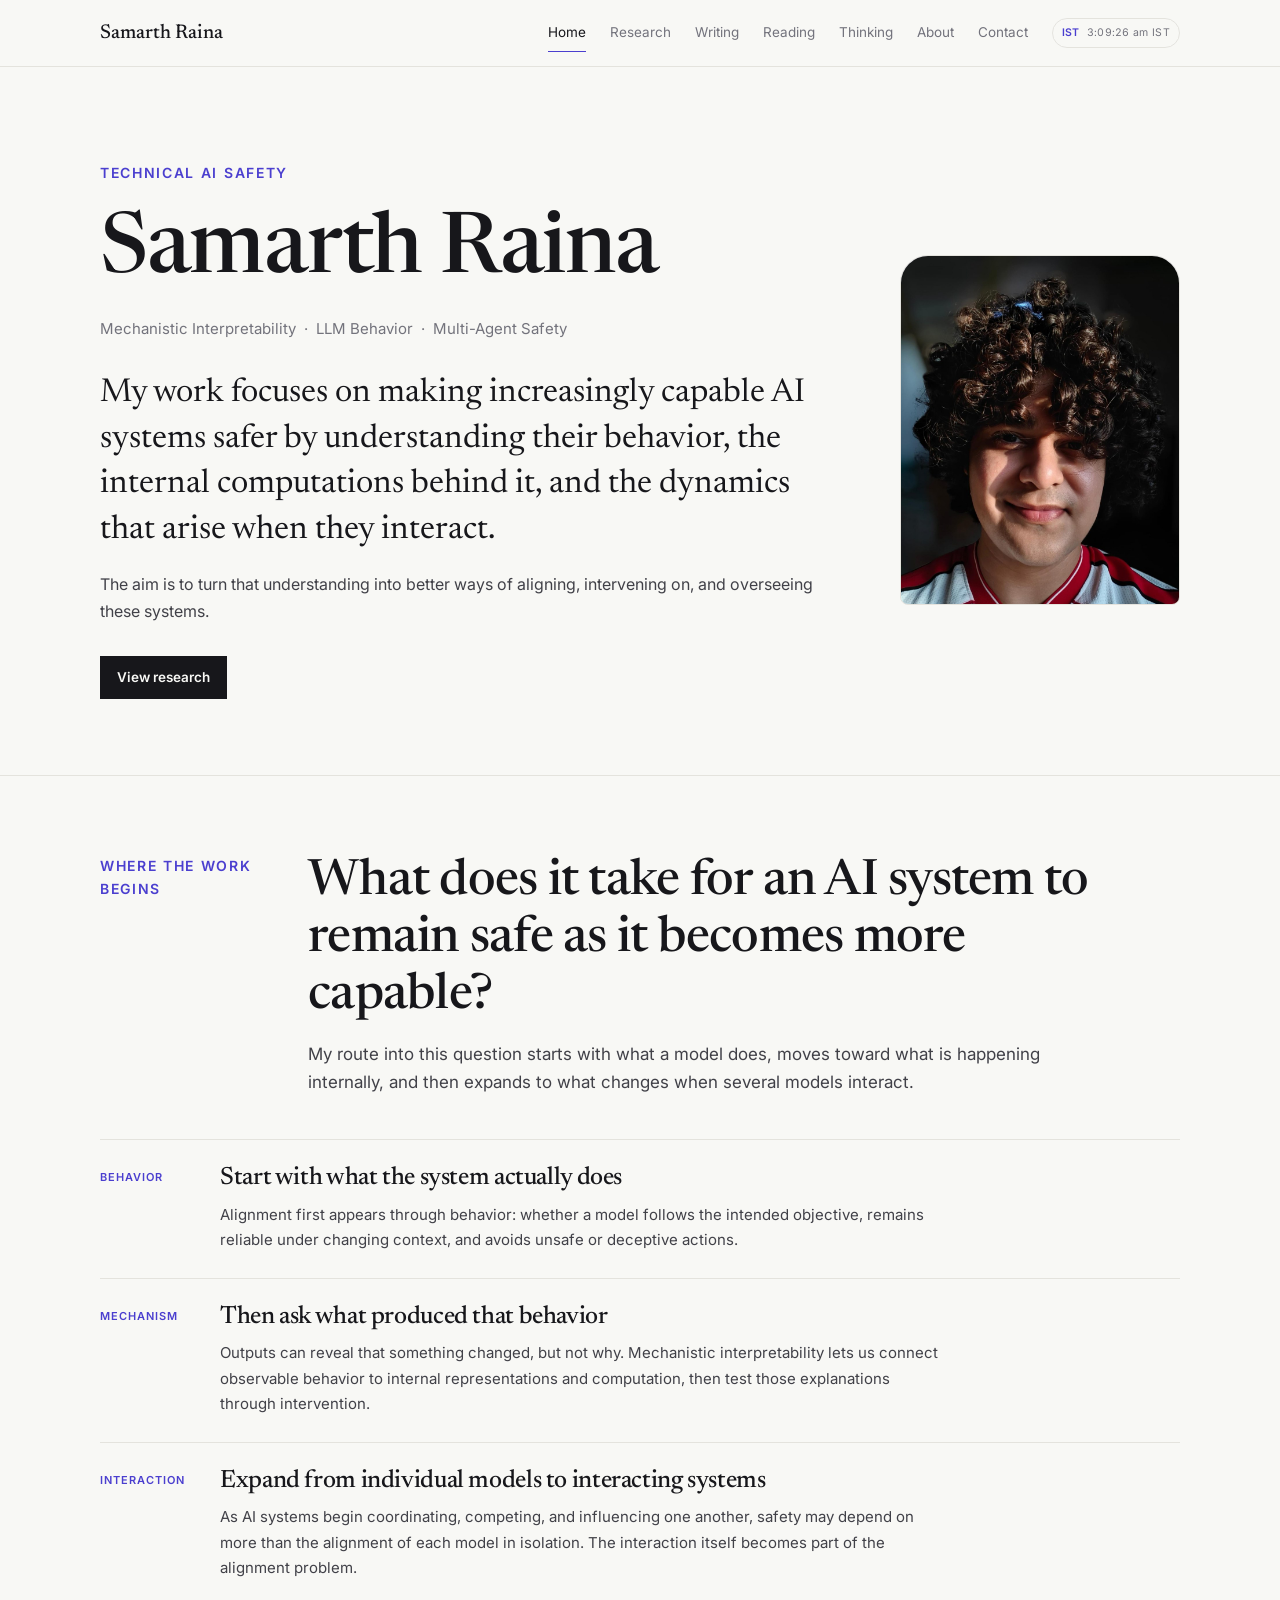
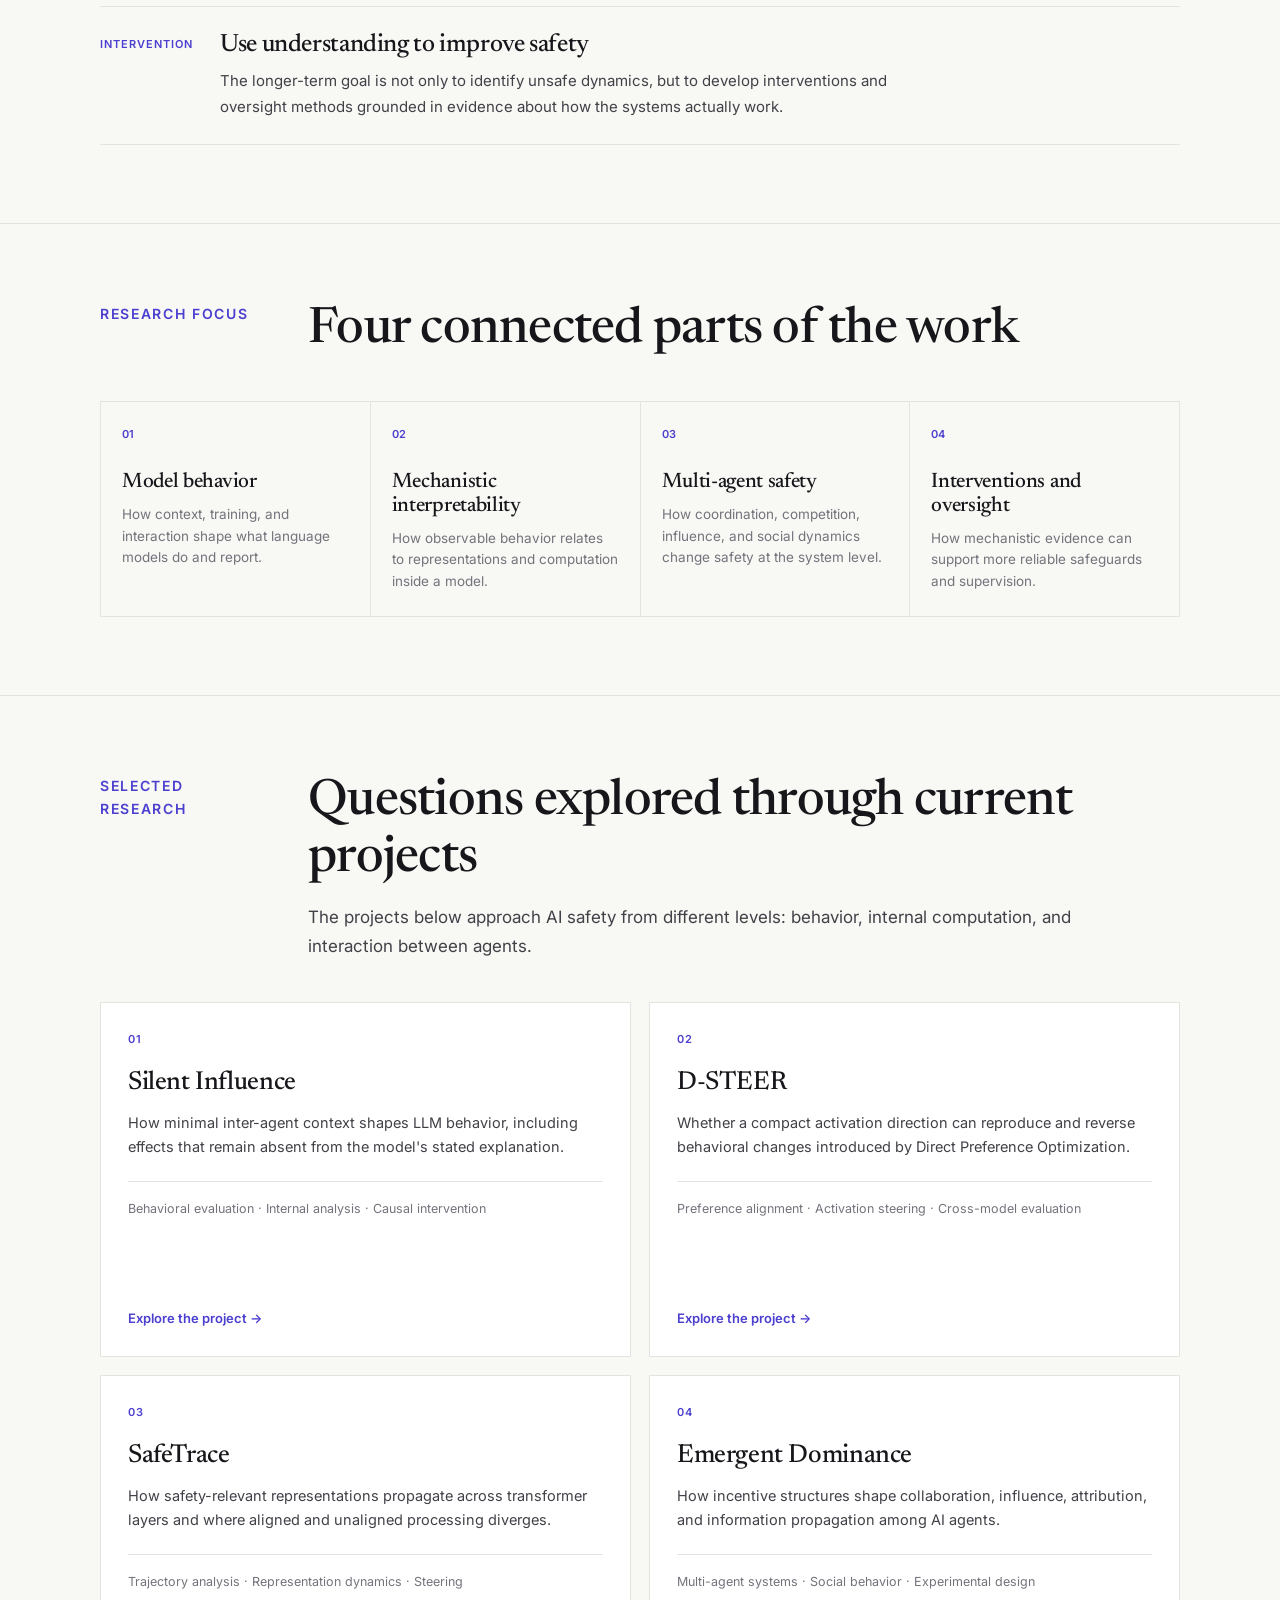
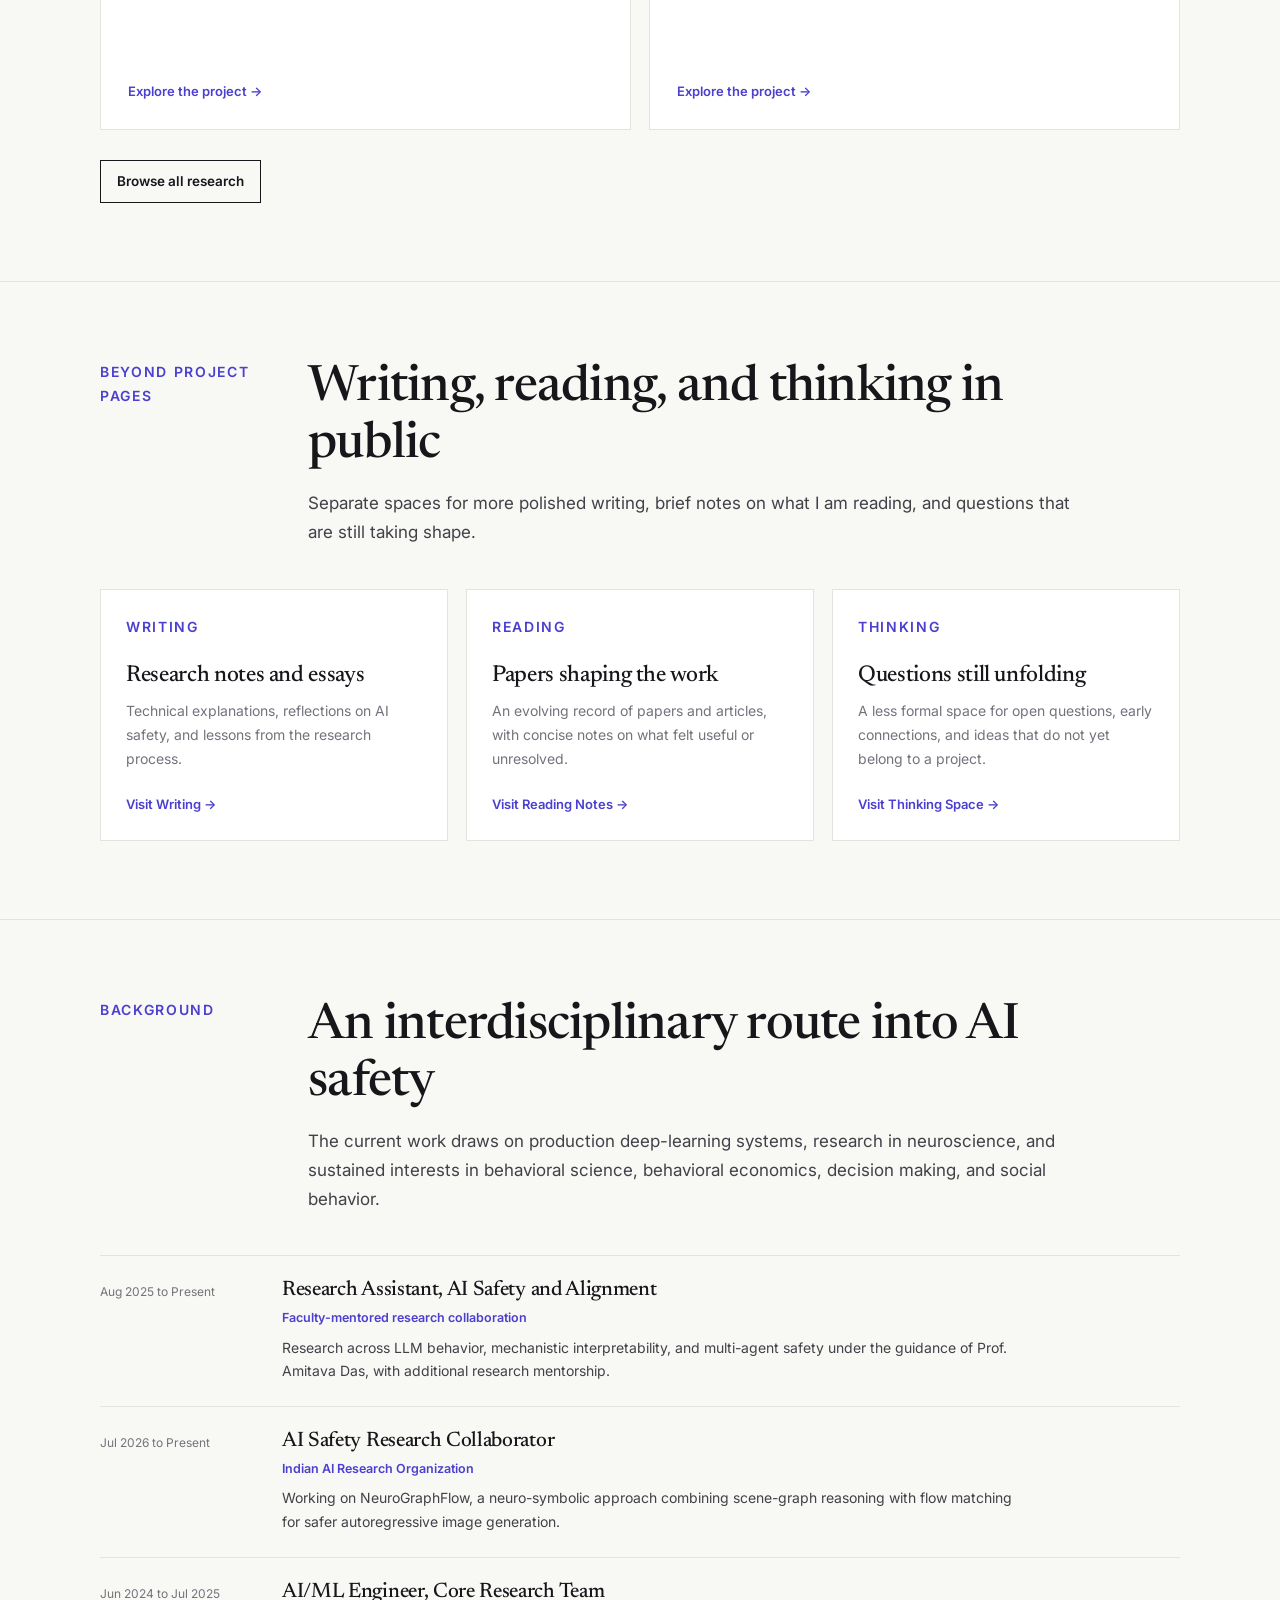
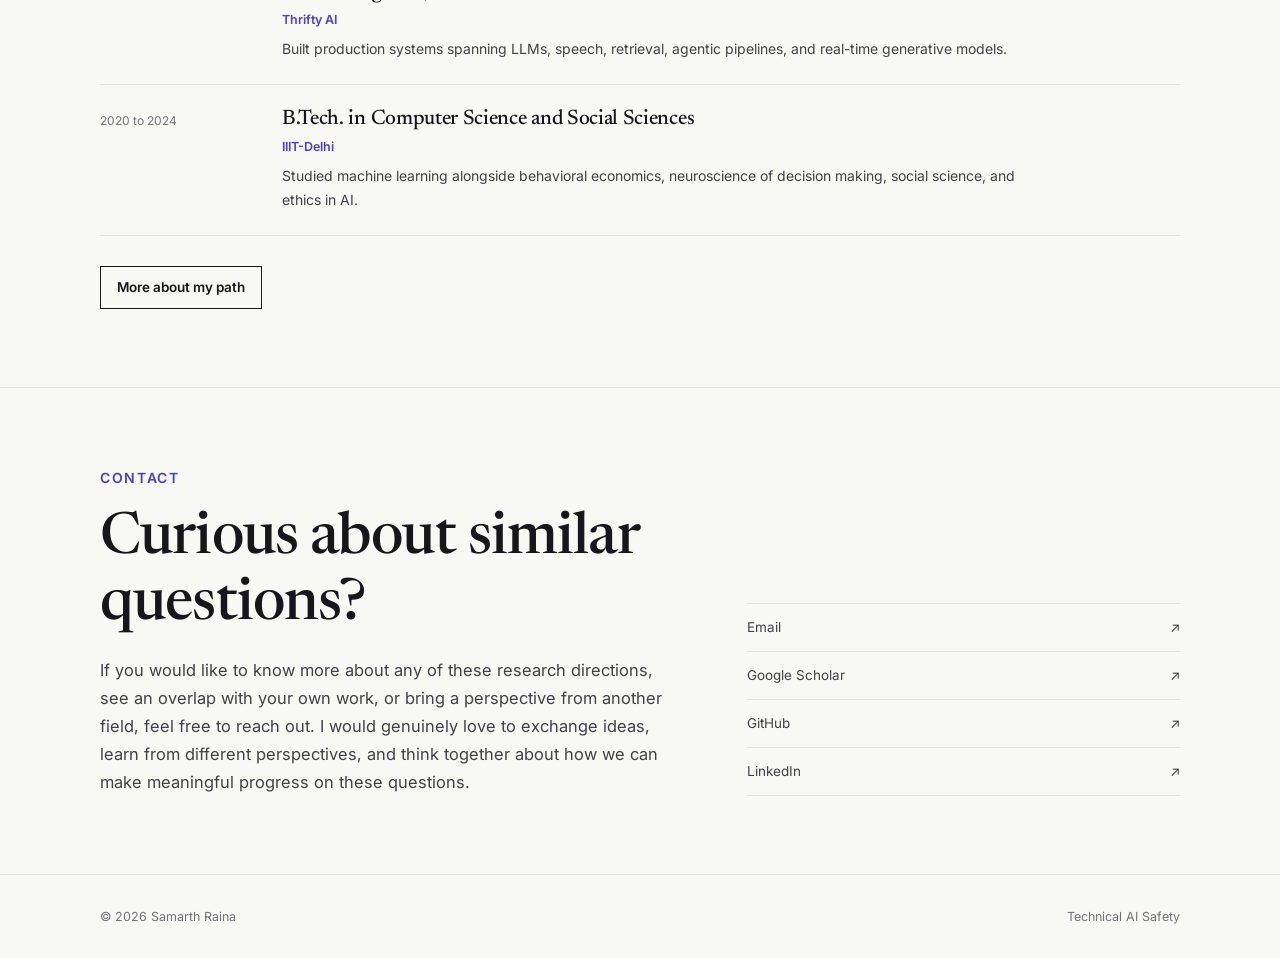
<file: index.html>
<!DOCTYPE html>
<html lang="en">
<head>
  <meta charset="UTF-8" />
  <meta name="viewport" content="width=device-width, initial-scale=1.0" />
  <meta name="theme-color" content="#f8f8f5" />
  <title>Samarth Raina | Technical AI Safety</title>
  <meta name="description" content="Samarth Raina works on technical AI safety through mechanistic interpretability, LLM behavior, and multi-agent safety." />
  <link rel="canonical" href="https://samarthraina.github.io/" />
  <meta property="og:type" content="website" />
  <meta property="og:url" content="https://samarthraina.github.io/" />
  <meta property="og:title" content="Samarth Raina | Technical AI Safety" />
  <meta property="og:description" content="Mechanistic interpretability, LLM behavior, and multi-agent safety." />
  <link rel="preconnect" href="https://fonts.googleapis.com" />
  <link rel="preconnect" href="https://fonts.gstatic.com" crossorigin />
  <link href="https://fonts.googleapis.com/css2?family=Inter:wght@400;500;600&family=Newsreader:opsz,wght@6..72,400;6..72,500;6..72,600&display=swap" rel="stylesheet" />
  <link rel="stylesheet" href="styles.css" />
</head>
<body>
  <nav class="site-nav" aria-label="Primary navigation">
    <div class="wrap">
      <a class="brand" href="./">Samarth Raina</a>
      <div class="nav-links">
        <a href="./" aria-current="page">Home</a>
        <a href="research/">Research</a>
        <a href="writing/">Writing</a>
        <a href="reading/">Reading</a>
        <a href="thinking/">Thinking</a>
        <a href="about/">About</a>
        <a href="#contact">Contact</a>
      </div>
    </div>
  </nav>

  <header class="hero" id="top">
    <div class="wrap hero-grid">
      <div>
        <div class="kicker">Technical AI Safety</div>
        <h1>Samarth Raina</h1>
        <p class="role">Mechanistic Interpretability &nbsp;·&nbsp; LLM Behavior &nbsp;·&nbsp; Multi-Agent Safety</p>
        <p class="statement">My work focuses on making increasingly capable AI systems safer by understanding their behavior, the internal computations behind it, and the dynamics that arise when they interact.</p>
        <p class="hero-context">The aim is to turn that understanding into better ways of aligning, intervening on, and overseeing these systems.</p>
        <div class="hero-actions">
          <a class="button primary" href="research/">View research</a>
        </div>
      </div>
      <div class="portrait-frame" aria-label="Reserved space for Samarth Raina's portrait">
        <img src="assets/profile.jpg" alt="Samarth Raina" onerror="this.hidden=true" />
        <div class="portrait-fallback" aria-hidden="true"><span>SR</span><small>Portrait space</small></div>
      </div>
    </div>
  </header>

  <main>
    <section id="starting-point">
      <div class="wrap reveal">
        <div class="section-head">
          <div class="eyebrow">Where the work begins</div>
          <div>
            <h2>What does it take for an AI system to remain safe as it becomes more capable?</h2>
            <p class="section-intro">My route into this question starts with what a model does, moves toward what is happening internally, and then expands to what changes when several models interact.</p>
          </div>
        </div>

        <div class="story">
          <article class="story-step"><div class="story-label">Behavior</div><div><h3>Start with what the system actually does</h3><p>Alignment first appears through behavior: whether a model follows the intended objective, remains reliable under changing context, and avoids unsafe or deceptive actions.</p></div></article>
          <article class="story-step"><div class="story-label">Mechanism</div><div><h3>Then ask what produced that behavior</h3><p>Outputs can reveal that something changed, but not why. Mechanistic interpretability lets us connect observable behavior to internal representations and computation, then test those explanations through intervention.</p></div></article>
          <article class="story-step"><div class="story-label">Interaction</div><div><h3>Expand from individual models to interacting systems</h3><p>As AI systems begin coordinating, competing, and influencing one another, safety may depend on more than the alignment of each model in isolation. The interaction itself becomes part of the alignment problem.</p></div></article>
          <article class="story-step"><div class="story-label">Intervention</div><div><h3>Use understanding to improve safety</h3><p>The longer-term goal is not only to identify unsafe dynamics, but to develop interventions and oversight methods grounded in evidence about how the systems actually work.</p></div></article>
        </div>
      </div>
    </section>

    <section id="focus">
      <div class="wrap reveal">
        <div class="section-head"><div class="eyebrow">Research focus</div><div><h2>Four connected parts of the work</h2></div></div>
        <div class="focus-grid">
          <article class="focus-item"><div class="number">01</div><h3>Model behavior</h3><p>How context, training, and interaction shape what language models do and report.</p></article>
          <article class="focus-item"><div class="number">02</div><h3>Mechanistic interpretability</h3><p>How observable behavior relates to representations and computation inside a model.</p></article>
          <article class="focus-item"><div class="number">03</div><h3>Multi-agent safety</h3><p>How coordination, competition, influence, and social dynamics change safety at the system level.</p></article>
          <article class="focus-item"><div class="number">04</div><h3>Interventions and oversight</h3><p>How mechanistic evidence can support more reliable safeguards and supervision.</p></article>
        </div>
      </div>
    </section>

    <section id="selected-research">
      <div class="wrap reveal">
        <div class="section-head">
          <div class="eyebrow">Selected research</div>
          <div><h2>Questions explored through current projects</h2><p class="section-intro">The projects below approach AI safety from different levels: behavior, internal computation, and interaction between agents.</p></div>
        </div>
        <div class="project-grid">
          <article class="project-card"><div class="project-number">01</div><h3>Silent Influence</h3><p>How minimal inter-agent context shapes LLM behavior, including effects that remain absent from the model's stated explanation.</p><div class="project-meta">Behavioral evaluation · Internal analysis · Causal intervention</div><a class="project-link" href="research/silent-influence/">Explore the project →</a></article>
          <article class="project-card"><div class="project-number">02</div><h3>D-STEER</h3><p>Whether a compact activation direction can reproduce and reverse behavioral changes introduced by Direct Preference Optimization.</p><div class="project-meta">Preference alignment · Activation steering · Cross-model evaluation</div><a class="project-link" href="research/d-steer/">Explore the project →</a></article>
          <article class="project-card"><div class="project-number">03</div><h3>SafeTrace</h3><p>How safety-relevant representations propagate across transformer layers and where aligned and unaligned processing diverges.</p><div class="project-meta">Trajectory analysis · Representation dynamics · Steering</div><a class="project-link" href="research/safetrace/">Explore the project →</a></article>
          <article class="project-card"><div class="project-number">04</div><h3>Emergent Dominance</h3><p>How incentive structures shape collaboration, influence, attribution, and information propagation among AI agents.</p><div class="project-meta">Multi-agent systems · Social behavior · Experimental design</div><a class="project-link" href="research/emergent-dominance/">Explore the project →</a></article>
        </div>
        <div class="hero-actions"><a class="button" href="research/">Browse all research</a></div>
      </div>
    </section>

    <section id="ideas">
      <div class="wrap reveal">
        <div class="section-head"><div class="eyebrow">Beyond project pages</div><div><h2>Writing, reading, and thinking in public</h2><p class="section-intro">Separate spaces for more polished writing, brief notes on what I am reading, and questions that are still taking shape.</p></div></div>
        <div class="preview-grid three">
          <article class="preview-card"><div class="eyebrow">Writing</div><h3>Research notes and essays</h3><p>Technical explanations, reflections on AI safety, and lessons from the research process.</p><a href="writing/">Visit Writing →</a></article>
          <article class="preview-card"><div class="eyebrow">Reading</div><h3>Papers shaping the work</h3><p>An evolving record of papers and articles, with concise notes on what felt useful or unresolved.</p><a href="reading/">Visit Reading Notes →</a></article>
          <article class="preview-card"><div class="eyebrow">Thinking</div><h3>Questions still unfolding</h3><p>A less formal space for open questions, early connections, and ideas that do not yet belong to a project.</p><a href="thinking/">Visit Thinking Space →</a></article>
        </div>
      </div>
    </section>

    <section id="background">
      <div class="wrap reveal">
        <div class="section-head">
          <div class="eyebrow">Background</div>
          <div><h2>An interdisciplinary route into AI safety</h2><p class="section-intro">The current work draws on production deep-learning systems, research in neuroscience, and sustained interests in behavioral science, behavioral economics, decision making, and social behavior.</p></div>
        </div>
        <div class="timeline">
          <article class="timeline-item"><div class="timeline-date">Aug 2025 to Present</div><div><h3>Research Assistant, AI Safety and Alignment</h3><div class="timeline-place">Faculty-mentored research collaboration</div><p>Research across LLM behavior, mechanistic interpretability, and multi-agent safety under the guidance of Prof. Amitava Das, with additional research mentorship.</p></div></article>
          <article class="timeline-item"><div class="timeline-date">Jul 2026 to Present</div><div><h3>AI Safety Research Collaborator</h3><div class="timeline-place">Indian AI Research Organization</div><p>Working on NeuroGraphFlow, a neuro-symbolic approach combining scene-graph reasoning with flow matching for safer autoregressive image generation.</p></div></article>
          <article class="timeline-item"><div class="timeline-date">Jun 2024 to Jul 2025</div><div><h3>AI/ML Engineer, Core Research Team</h3><div class="timeline-place">Thrifty AI</div><p>Built production systems spanning LLMs, speech, retrieval, agentic pipelines, and real-time generative models.</p></div></article>
          <article class="timeline-item"><div class="timeline-date">2020 to 2024</div><div><h3>B.Tech. in Computer Science and Social Sciences</h3><div class="timeline-place">IIIT-Delhi</div><p>Studied machine learning alongside behavioral economics, neuroscience of decision making, social science, and ethics in AI.</p></div></article>
        </div>
        <div class="hero-actions"><a class="button" href="about/">More about my path</a></div>
      </div>
    </section>

    <section id="contact">
      <div class="wrap reveal contact-grid">
        <div><div class="eyebrow">Contact</div><h2>Curious about similar questions?</h2><p>If you would like to know more about any of these research directions, see an overlap with your own work, or bring a perspective from another field, feel free to reach out. I would genuinely love to exchange ideas, learn from different perspectives, and think together about how we can make meaningful progress on these questions.</p></div>
        <div class="contact-links">
          <a href="mailto:samarthraina02@gmail.com"><span>Email</span><span>↗</span></a>
          <a href="https://scholar.google.com/citations?hl=en&amp;user=8PD7WwsAAAAJ" target="_blank" rel="noopener"><span>Google Scholar</span><span>↗</span></a>
          <a href="https://github.com/samarthraina" target="_blank" rel="noopener"><span>GitHub</span><span>↗</span></a>
          <a href="https://www.linkedin.com/in/samarth-raina/" target="_blank" rel="noopener"><span>LinkedIn</span><span>↗</span></a>
        </div>
      </div>
    </section>
  </main>

  <footer><div class="wrap"><span>© <span data-year></span> Samarth Raina</span><span>Technical AI Safety</span></div></footer>
  <script src="script.js"></script>
</body>
</html>
</file>
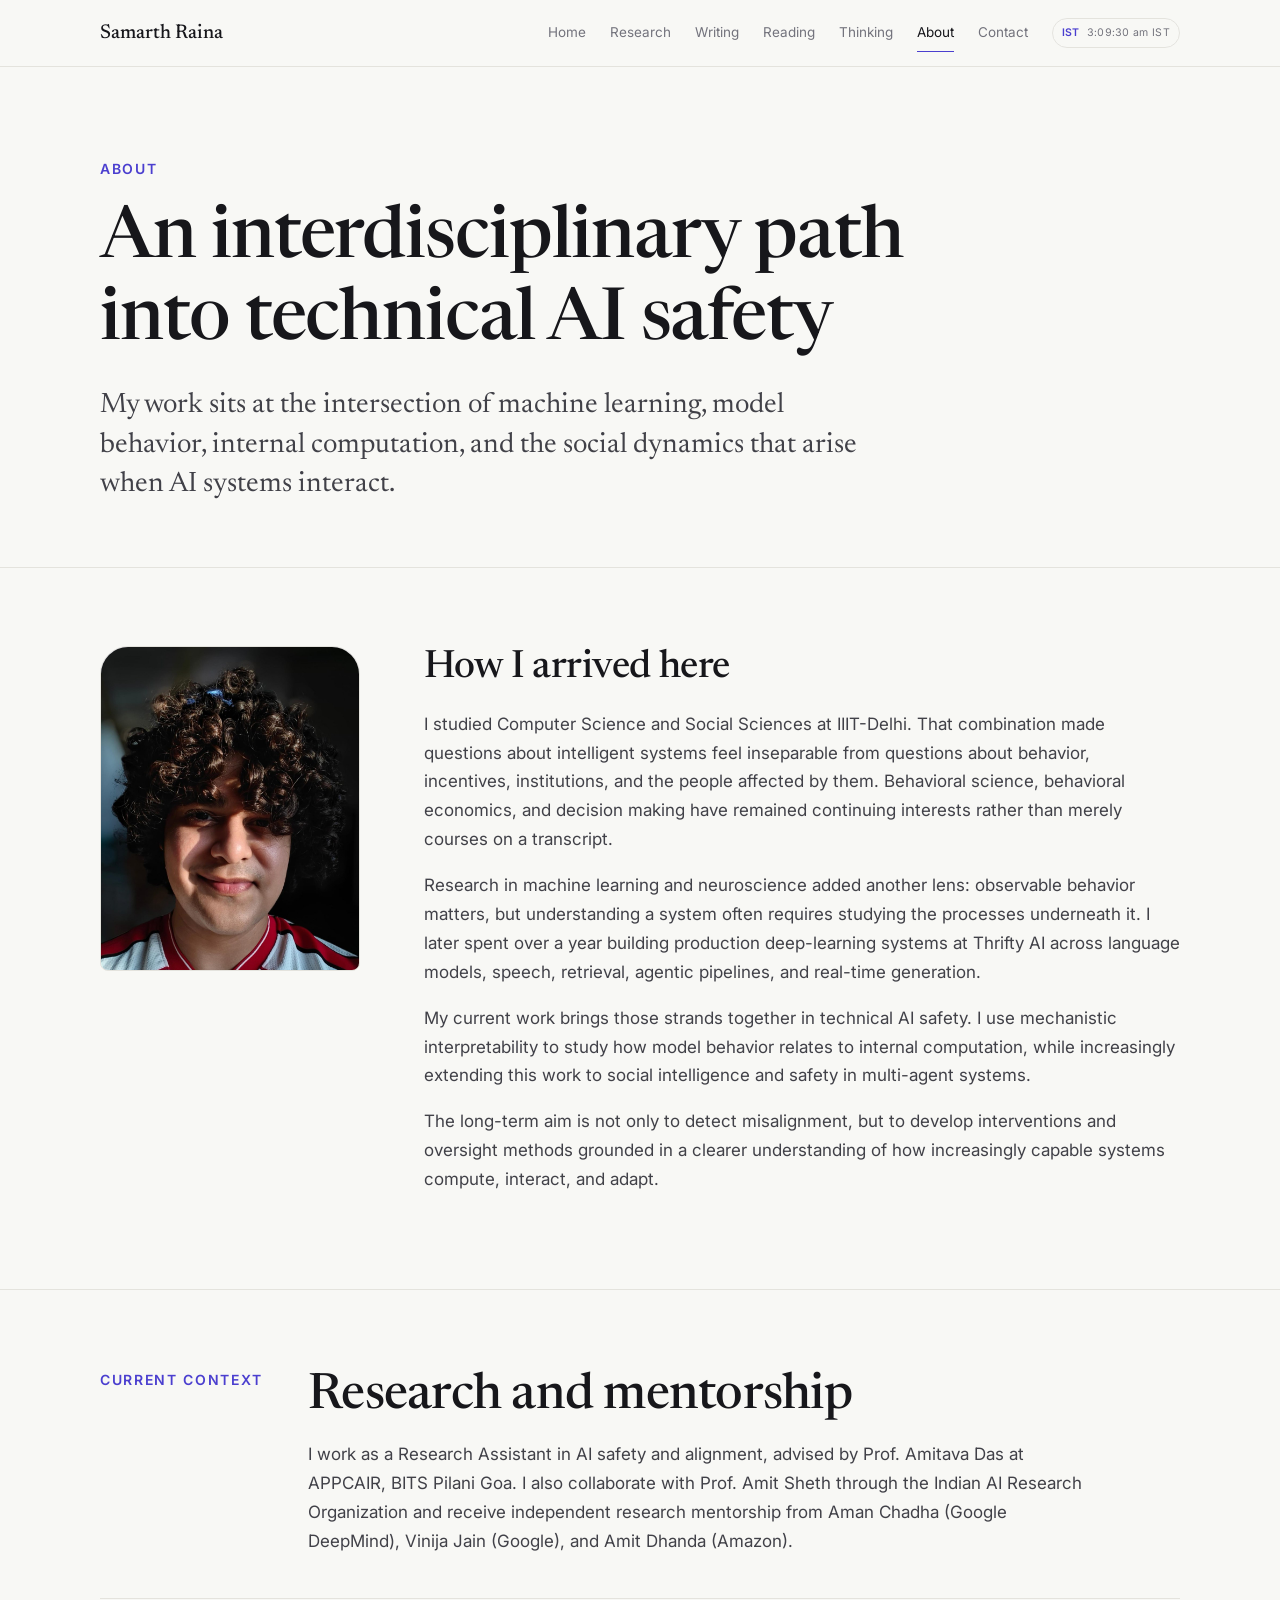
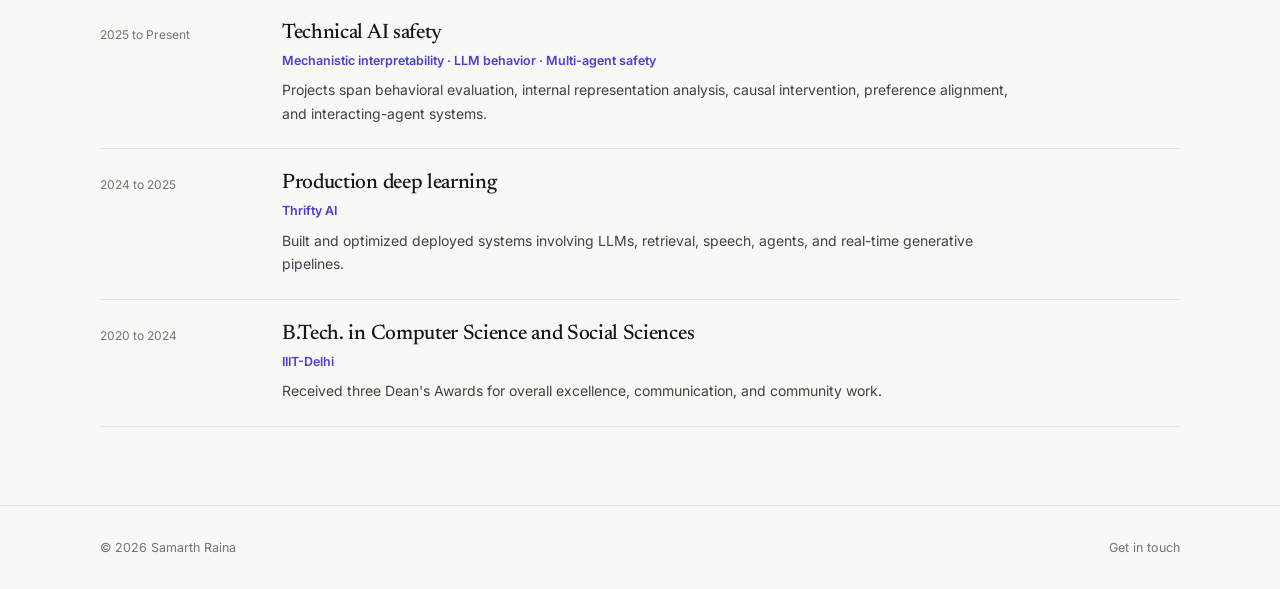
<file: about/index.html>
<!DOCTYPE html>
<html lang="en">
<head>
  <meta charset="UTF-8" /><meta name="viewport" content="width=device-width, initial-scale=1.0" /><meta name="theme-color" content="#f8f8f5" />
  <title>About | Samarth Raina</title><meta name="description" content="About Samarth Raina and his path into technical AI safety research." /><link rel="canonical" href="https://samarthraina.github.io/about/" />
  <link rel="preconnect" href="https://fonts.googleapis.com" /><link rel="preconnect" href="https://fonts.gstatic.com" crossorigin /><link href="https://fonts.googleapis.com/css2?family=Inter:wght@400;500;600&family=Newsreader:opsz,wght@6..72,400;6..72,500;6..72,600&display=swap" rel="stylesheet" /><link rel="stylesheet" href="../styles.css" />
</head>
<body>
  <nav class="site-nav" aria-label="Primary navigation"><div class="wrap"><a class="brand" href="../">Samarth Raina</a><div class="nav-links"><a href="../">Home</a><a href="../research/">Research</a><a href="../writing/">Writing</a><a href="../reading/">Reading</a><a href="../thinking/">Thinking</a><a href="./" aria-current="page">About</a><a href="../#contact">Contact</a></div></div></nav>
  <header class="page-hero"><div class="wrap"><div class="kicker">About</div><h1>An interdisciplinary path into technical AI safety</h1><p>My work sits at the intersection of machine learning, model behavior, internal computation, and the social dynamics that arise when AI systems interact.</p></div></header>
  <main>
    <section><div class="wrap about-grid reveal">
      <div class="portrait-frame" aria-label="Reserved space for Samarth Raina's portrait"><img src="../assets/profile.jpg" alt="Samarth Raina" onerror="this.hidden=true" /><div class="portrait-fallback" aria-hidden="true"><span>SR</span><small>Portrait space</small></div></div>
      <div class="about-copy">
        <h2>How I arrived here</h2>
        <p>I studied Computer Science and Social Sciences at IIIT-Delhi. That combination made questions about intelligent systems feel inseparable from questions about behavior, incentives, institutions, and the people affected by them. Behavioral science, behavioral economics, and decision making have remained continuing interests rather than merely courses on a transcript.</p>
        <p>Research in machine learning and neuroscience added another lens: observable behavior matters, but understanding a system often requires studying the processes underneath it. I later spent over a year building production deep-learning systems at Thrifty AI across language models, speech, retrieval, agentic pipelines, and real-time generation.</p>
        <p>My current work brings those strands together in technical AI safety. I use mechanistic interpretability to study how model behavior relates to internal computation, while increasingly extending this work to social intelligence and safety in multi-agent systems.</p>
        <p>The long-term aim is not only to detect misalignment, but to develop interventions and oversight methods grounded in a clearer understanding of how increasingly capable systems compute, interact, and adapt.</p>
      </div>
    </div></section>

    <section><div class="wrap reveal">
      <div class="section-head"><div class="eyebrow">Current context</div><div><h2>Research and mentorship</h2><p class="section-intro">I work as a Research Assistant in AI safety and alignment, advised by Prof. Amitava Das at APPCAIR, BITS Pilani Goa. I also collaborate with Prof. Amit Sheth through the Indian AI Research Organization and receive independent research mentorship from Aman Chadha (Google DeepMind), Vinija Jain (Google), and Amit Dhanda (Amazon).</p></div></div>
      <div class="timeline">
        <article class="timeline-item"><div class="timeline-date">2025 to Present</div><div><h3>Technical AI safety</h3><div class="timeline-place">Mechanistic interpretability · LLM behavior · Multi-agent safety</div><p>Projects span behavioral evaluation, internal representation analysis, causal intervention, preference alignment, and interacting-agent systems.</p></div></article>
        <article class="timeline-item"><div class="timeline-date">2024 to 2025</div><div><h3>Production deep learning</h3><div class="timeline-place">Thrifty AI</div><p>Built and optimized deployed systems involving LLMs, retrieval, speech, agents, and real-time generative pipelines.</p></div></article>
        <article class="timeline-item"><div class="timeline-date">2020 to 2024</div><div><h3>B.Tech. in Computer Science and Social Sciences</h3><div class="timeline-place">IIIT-Delhi</div><p>Received three Dean's Awards for overall excellence, communication, and community work.</p></div></article>
      </div>
    </div></section>
  </main>
  <footer><div class="wrap"><span>© <span data-year></span> Samarth Raina</span><a href="../#contact">Get in touch</a></div></footer><script src="../script.js"></script>
</body></html>
</file>
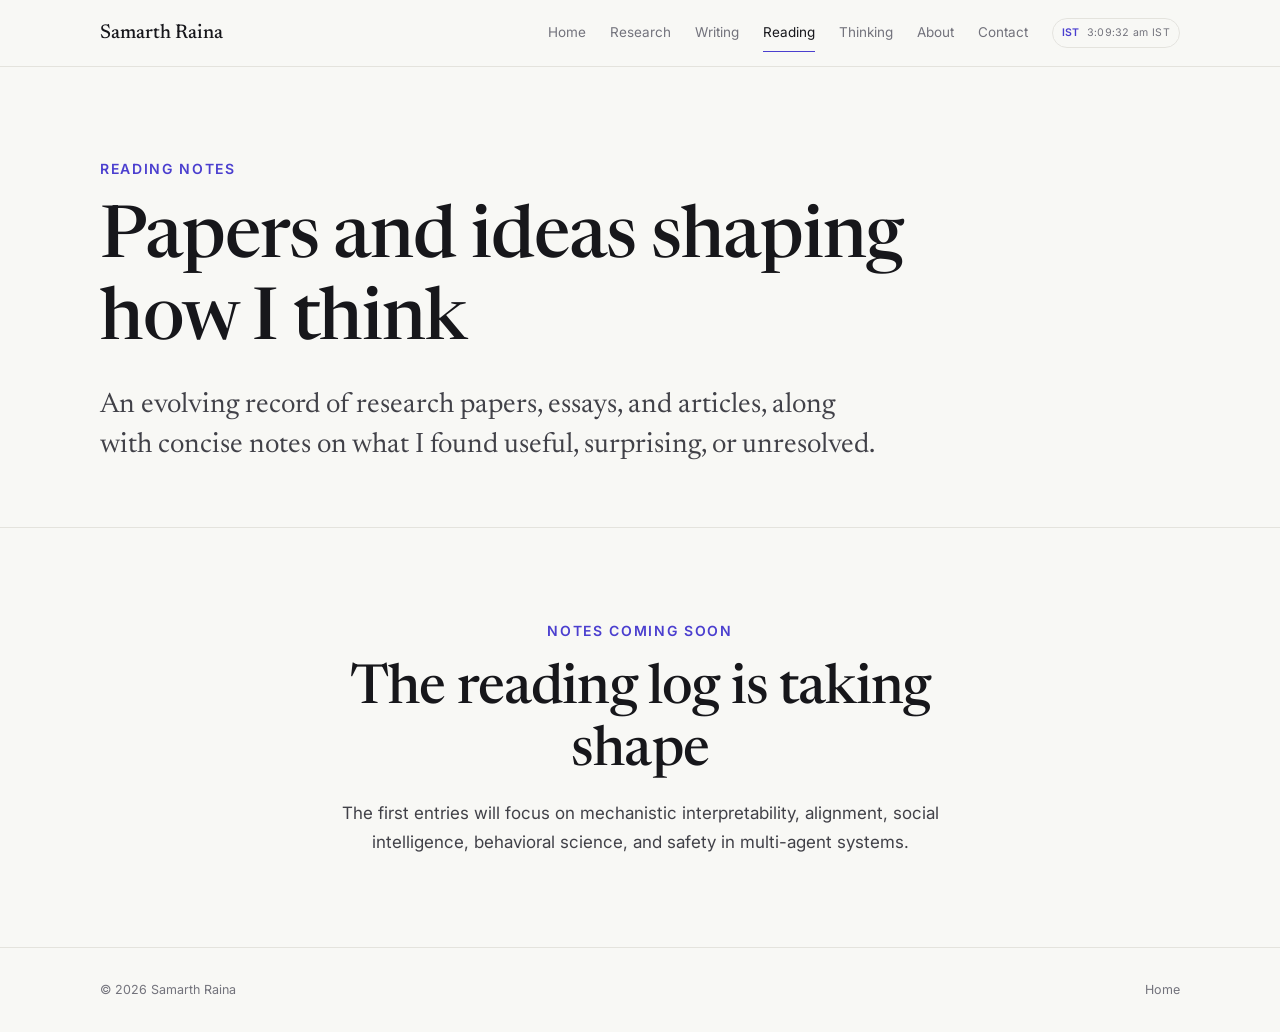
<file: reading/index.html>
<!DOCTYPE html>
<html lang="en">
<head>
  <meta charset="UTF-8" /><meta name="viewport" content="width=device-width, initial-scale=1.0" /><meta name="theme-color" content="#f8f8f5" />
  <title>Reading Notes | Samarth Raina</title><meta name="description" content="Papers, essays, and articles shaping Samarth Raina's research thinking." /><link rel="canonical" href="https://samarthraina.github.io/reading/" />
  <link rel="preconnect" href="https://fonts.googleapis.com" /><link rel="preconnect" href="https://fonts.gstatic.com" crossorigin /><link href="https://fonts.googleapis.com/css2?family=Inter:wght@400;500;600&family=Newsreader:opsz,wght@6..72,400;6..72,500;6..72,600&display=swap" rel="stylesheet" /><link rel="stylesheet" href="../styles.css" />
</head>
<body>
  <nav class="site-nav" aria-label="Primary navigation"><div class="wrap"><a class="brand" href="../">Samarth Raina</a><div class="nav-links"><a href="../">Home</a><a href="../research/">Research</a><a href="../writing/">Writing</a><a href="./" aria-current="page">Reading</a><a href="../thinking/">Thinking</a><a href="../about/">About</a><a href="../#contact">Contact</a></div></div></nav>
  <header class="page-hero"><div class="wrap"><div class="kicker">Reading notes</div><h1>Papers and ideas shaping how I think</h1><p>An evolving record of research papers, essays, and articles, along with concise notes on what I found useful, surprising, or unresolved.</p></div></header>
  <main><section class="coming-soon"><div class="coming-soon-inner reveal"><div class="eyebrow">Notes coming soon</div><h2>The reading log is taking shape</h2><p>The first entries will focus on mechanistic interpretability, alignment, social intelligence, behavioral science, and safety in multi-agent systems.</p></div></section></main>
  <footer><div class="wrap"><span>© <span data-year></span> Samarth Raina</span><a href="../">Home</a></div></footer><script src="../script.js"></script>
</body></html>
</file>
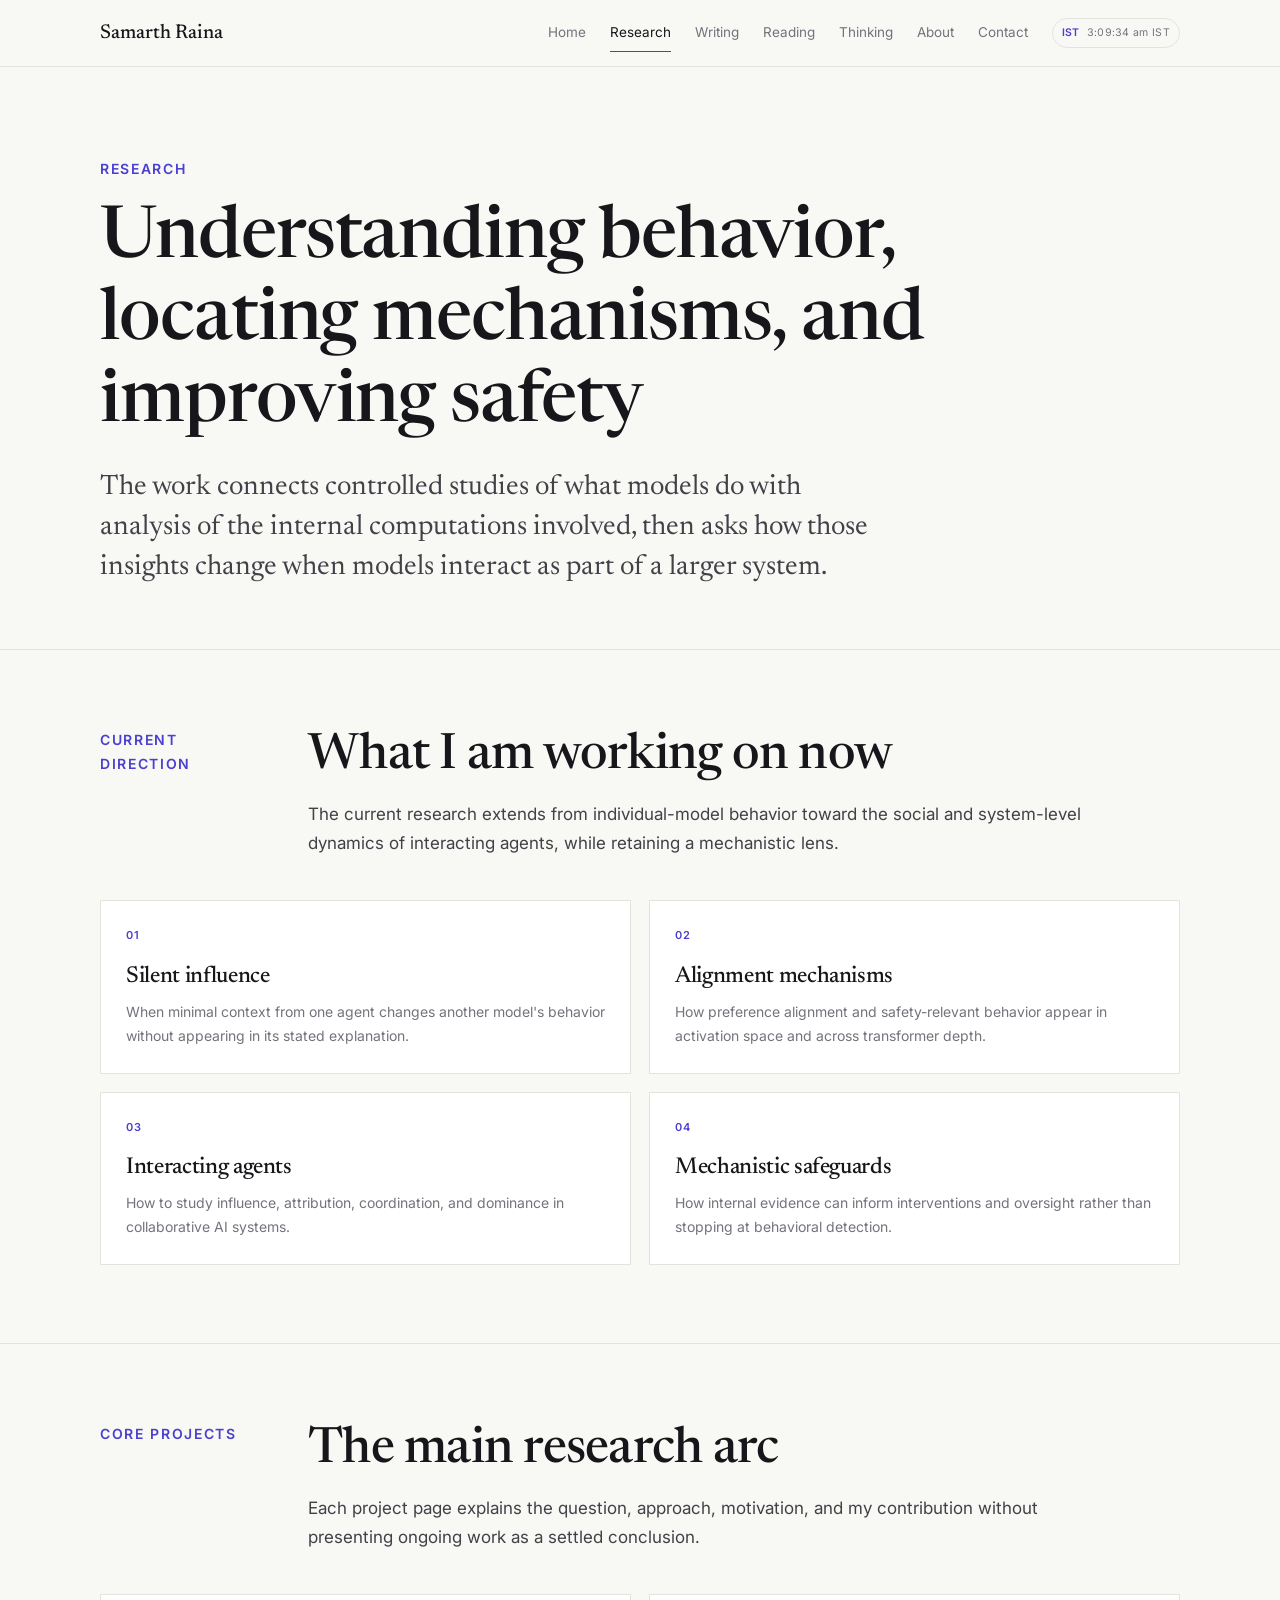
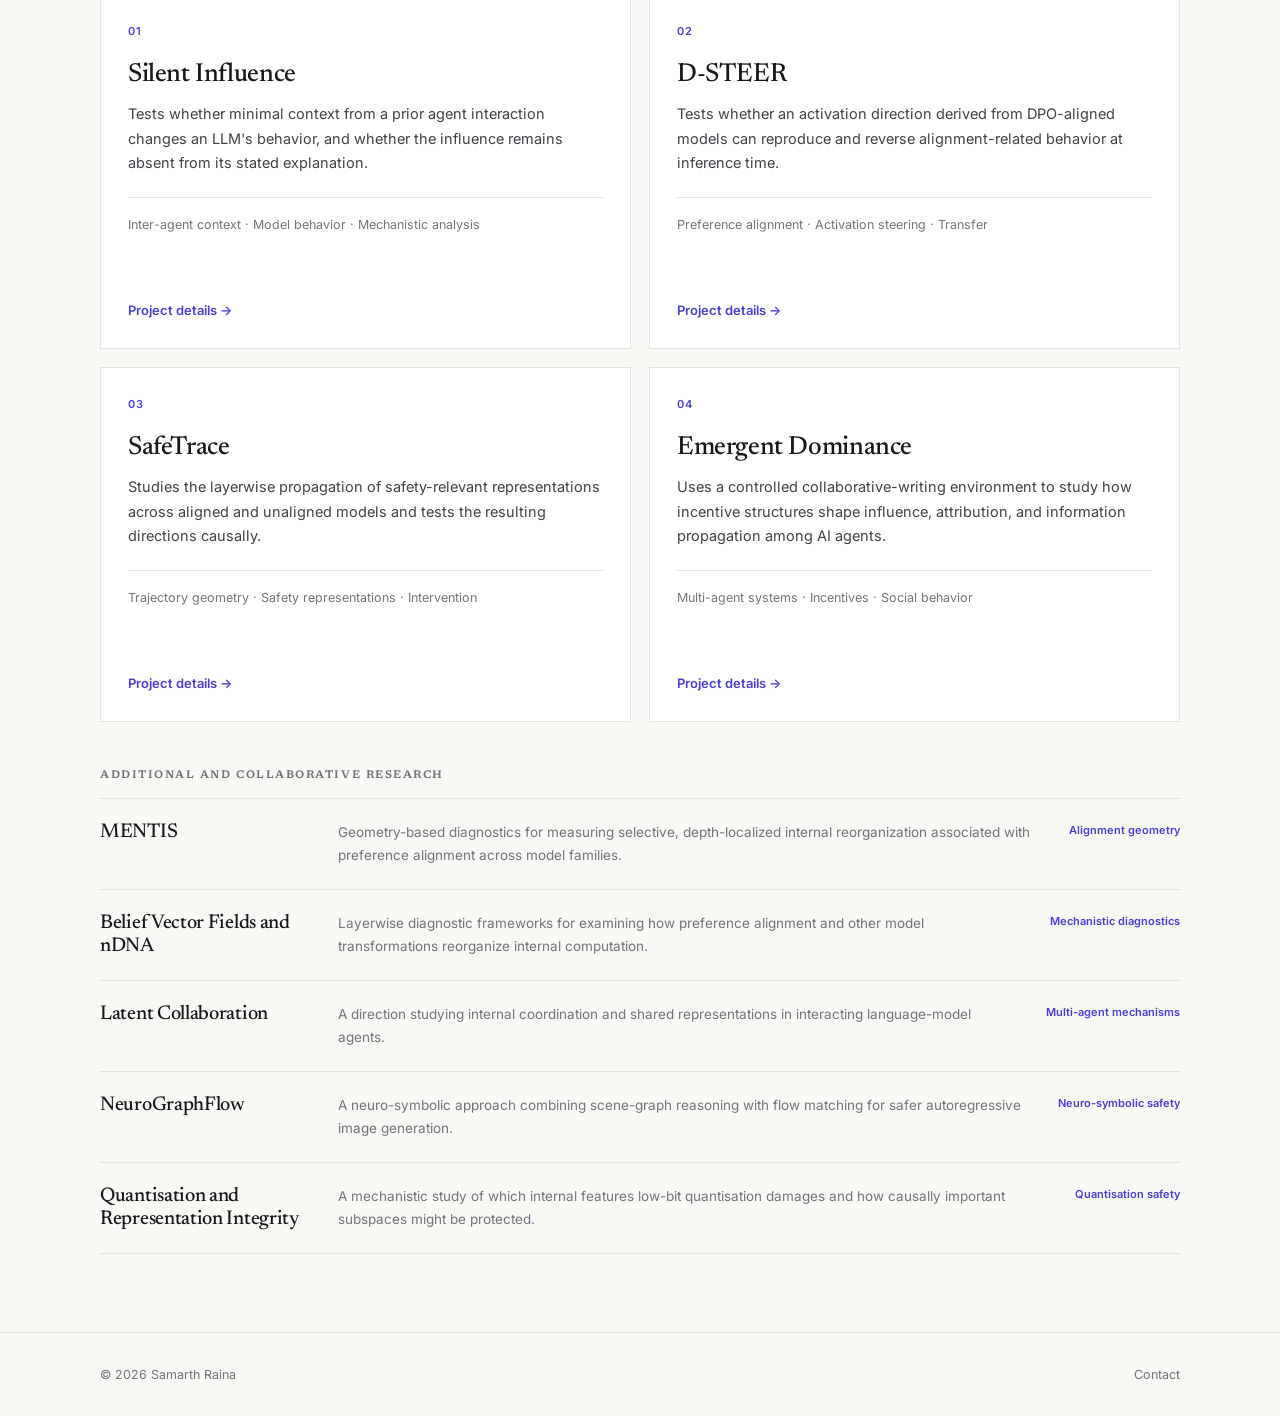
<file: research/index.html>
<!DOCTYPE html>
<html lang="en">
<head>
  <meta charset="UTF-8" />
  <meta name="viewport" content="width=device-width, initial-scale=1.0" />
  <meta name="theme-color" content="#f8f8f5" />
  <title>Research | Samarth Raina</title>
  <meta name="description" content="Research by Samarth Raina on mechanistic interpretability, LLM behavior, alignment, and multi-agent safety." />
  <link rel="canonical" href="https://samarthraina.github.io/research/" />
  <link rel="preconnect" href="https://fonts.googleapis.com" />
  <link rel="preconnect" href="https://fonts.gstatic.com" crossorigin />
  <link href="https://fonts.googleapis.com/css2?family=Inter:wght@400;500;600&family=Newsreader:opsz,wght@6..72,400;6..72,500;6..72,600&display=swap" rel="stylesheet" />
  <link rel="stylesheet" href="../styles.css" />
</head>
<body>
  <nav class="site-nav" aria-label="Primary navigation"><div class="wrap"><a class="brand" href="../">Samarth Raina</a><div class="nav-links"><a href="../">Home</a><a href="./" aria-current="page">Research</a><a href="../writing/">Writing</a><a href="../reading/">Reading</a><a href="../thinking/">Thinking</a><a href="../about/">About</a><a href="../#contact">Contact</a></div></div></nav>

  <header class="page-hero"><div class="wrap"><div class="kicker">Research</div><h1>Understanding behavior, locating mechanisms, and improving safety</h1><p>The work connects controlled studies of what models do with analysis of the internal computations involved, then asks how those insights change when models interact as part of a larger system.</p></div></header>

  <main>
    <section>
      <div class="wrap reveal">
        <div class="section-head"><div class="eyebrow">Current direction</div><div><h2>What I am working on now</h2><p class="section-intro">The current research extends from individual-model behavior toward the social and system-level dynamics of interacting agents, while retaining a mechanistic lens.</p></div></div>
        <div class="now-grid">
          <article class="note-card"><span>01</span><h3>Silent influence</h3><p>When minimal context from one agent changes another model's behavior without appearing in its stated explanation.</p></article>
          <article class="note-card"><span>02</span><h3>Alignment mechanisms</h3><p>How preference alignment and safety-relevant behavior appear in activation space and across transformer depth.</p></article>
          <article class="note-card"><span>03</span><h3>Interacting agents</h3><p>How to study influence, attribution, coordination, and dominance in collaborative AI systems.</p></article>
          <article class="note-card"><span>04</span><h3>Mechanistic safeguards</h3><p>How internal evidence can inform interventions and oversight rather than stopping at behavioral detection.</p></article>
        </div>
      </div>
    </section>

    <section>
      <div class="wrap reveal">
        <div class="section-head"><div class="eyebrow">Core projects</div><div><h2>The main research arc</h2><p class="section-intro">Each project page explains the question, approach, motivation, and my contribution without presenting ongoing work as a settled conclusion.</p></div></div>
        <div class="project-grid">
          <article class="project-card"><div class="project-number">01</div><h3>Silent Influence</h3><p>Tests whether minimal context from a prior agent interaction changes an LLM's behavior, and whether the influence remains absent from its stated explanation.</p><div class="project-meta">Inter-agent context · Model behavior · Mechanistic analysis</div><a class="project-link" href="silent-influence/">Project details →</a></article>
          <article class="project-card"><div class="project-number">02</div><h3>D-STEER</h3><p>Tests whether an activation direction derived from DPO-aligned models can reproduce and reverse alignment-related behavior at inference time.</p><div class="project-meta">Preference alignment · Activation steering · Transfer</div><a class="project-link" href="d-steer/">Project details →</a></article>
          <article class="project-card"><div class="project-number">03</div><h3>SafeTrace</h3><p>Studies the layerwise propagation of safety-relevant representations across aligned and unaligned models and tests the resulting directions causally.</p><div class="project-meta">Trajectory geometry · Safety representations · Intervention</div><a class="project-link" href="safetrace/">Project details →</a></article>
          <article class="project-card"><div class="project-number">04</div><h3>Emergent Dominance</h3><p>Uses a controlled collaborative-writing environment to study how incentive structures shape influence, attribution, and information propagation among AI agents.</p><div class="project-meta">Multi-agent systems · Incentives · Social behavior</div><a class="project-link" href="emergent-dominance/">Project details →</a></article>
        </div>

        <h2 class="list-title">Additional and collaborative research</h2>
        <div class="research-list">
          <article class="research-row"><h3>MENTIS</h3><p>Geometry-based diagnostics for measuring selective, depth-localized internal reorganization associated with preference alignment across model families.</p><span class="tag">Alignment geometry</span></article>
          <article class="research-row"><h3>Belief Vector Fields and nDNA</h3><p>Layerwise diagnostic frameworks for examining how preference alignment and other model transformations reorganize internal computation.</p><span class="tag">Mechanistic diagnostics</span></article>
          <article class="research-row"><h3>Latent Collaboration</h3><p>A direction studying internal coordination and shared representations in interacting language-model agents.</p><span class="tag">Multi-agent mechanisms</span></article>
          <article class="research-row"><h3>NeuroGraphFlow</h3><p>A neuro-symbolic approach combining scene-graph reasoning with flow matching for safer autoregressive image generation.</p><span class="tag">Neuro-symbolic safety</span></article>
          <article class="research-row"><h3>Quantisation and Representation Integrity</h3><p>A mechanistic study of which internal features low-bit quantisation damages and how causally important subspaces might be protected.</p><span class="tag">Quantisation safety</span></article>
        </div>
      </div>
    </section>
  </main>

  <footer><div class="wrap"><span>© <span data-year></span> Samarth Raina</span><span><a href="../#contact">Contact</a></span></div></footer><script src="../script.js"></script>
</body>
</html>
</file>
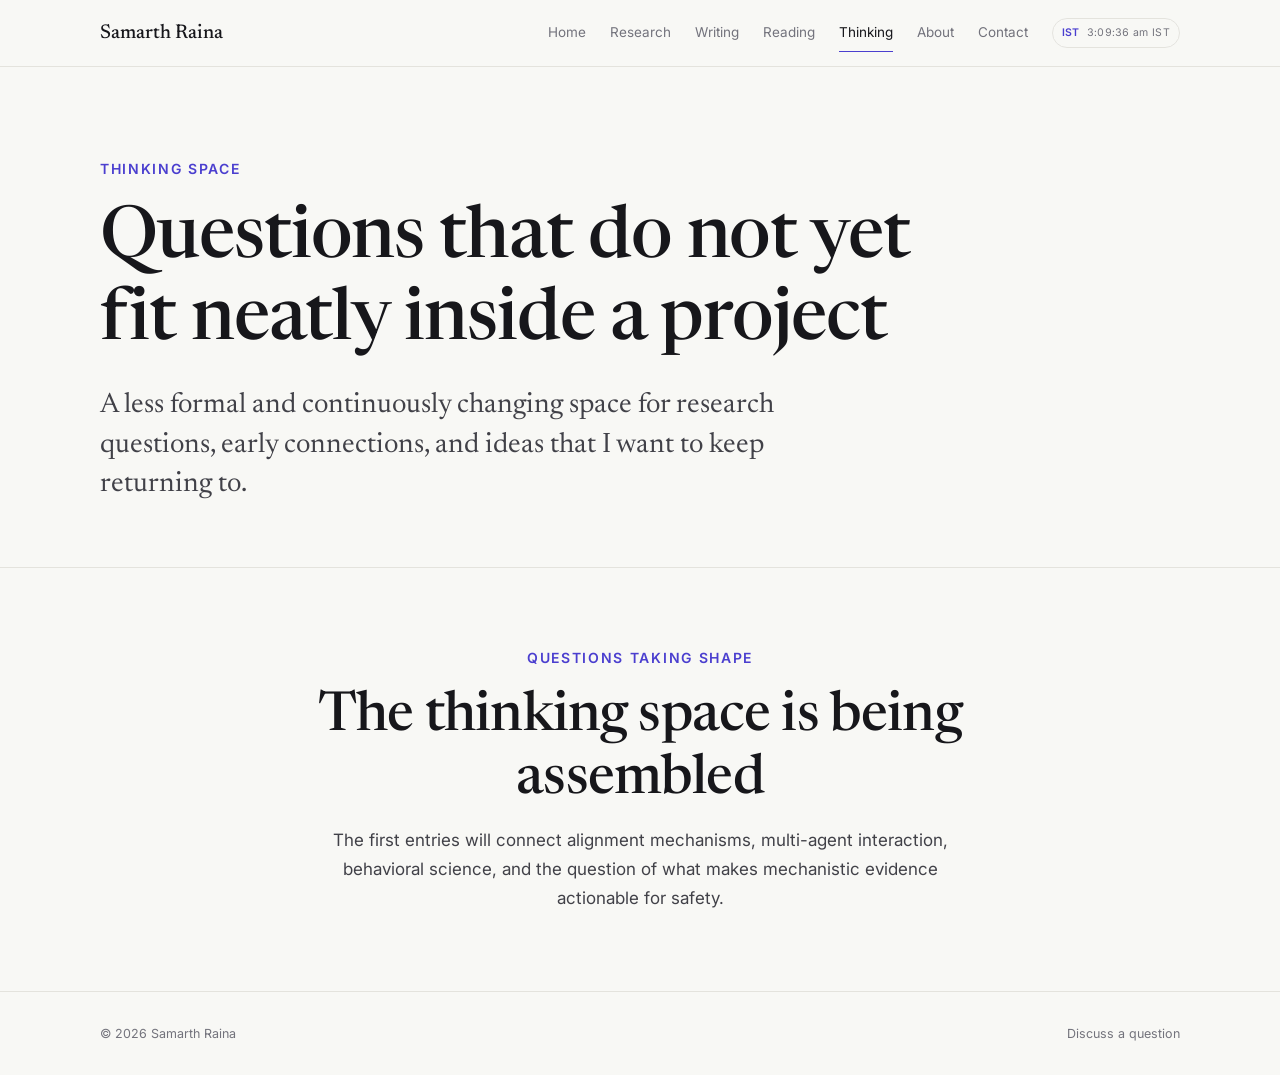
<file: thinking/index.html>
<!DOCTYPE html>
<html lang="en">
<head>
  <meta charset="UTF-8" /><meta name="viewport" content="width=device-width, initial-scale=1.0" /><meta name="theme-color" content="#f8f8f5" />
  <title>Thinking Space | Samarth Raina</title><meta name="description" content="Open questions and early research ideas Samarth Raina is thinking about." /><link rel="canonical" href="https://samarthraina.github.io/thinking/" />
  <link rel="preconnect" href="https://fonts.googleapis.com" /><link rel="preconnect" href="https://fonts.gstatic.com" crossorigin /><link href="https://fonts.googleapis.com/css2?family=Inter:wght@400;500;600&family=Newsreader:opsz,wght@6..72,400;6..72,500;6..72,600&display=swap" rel="stylesheet" /><link rel="stylesheet" href="../styles.css" />
</head>
<body>
  <nav class="site-nav" aria-label="Primary navigation"><div class="wrap"><a class="brand" href="../">Samarth Raina</a><div class="nav-links"><a href="../">Home</a><a href="../research/">Research</a><a href="../writing/">Writing</a><a href="../reading/">Reading</a><a href="./" aria-current="page">Thinking</a><a href="../about/">About</a><a href="../#contact">Contact</a></div></div></nav>
  <header class="page-hero"><div class="wrap"><div class="kicker">Thinking space</div><h1>Questions that do not yet fit neatly inside a project</h1><p>A less formal and continuously changing space for research questions, early connections, and ideas that I want to keep returning to.</p></div></header>
  <main><section class="coming-soon"><div class="coming-soon-inner reveal">
    <div class="eyebrow">Questions taking shape</div>
    <h2>The thinking space is being assembled</h2>
    <p>The first entries will connect alignment mechanisms, multi-agent interaction, behavioral science, and the question of what makes mechanistic evidence actionable for safety.</p>
  </div></section></main>
  <footer><div class="wrap"><span>© <span data-year></span> Samarth Raina</span><a href="../#contact">Discuss a question</a></div></footer><script src="../script.js"></script>
</body></html>
</file>
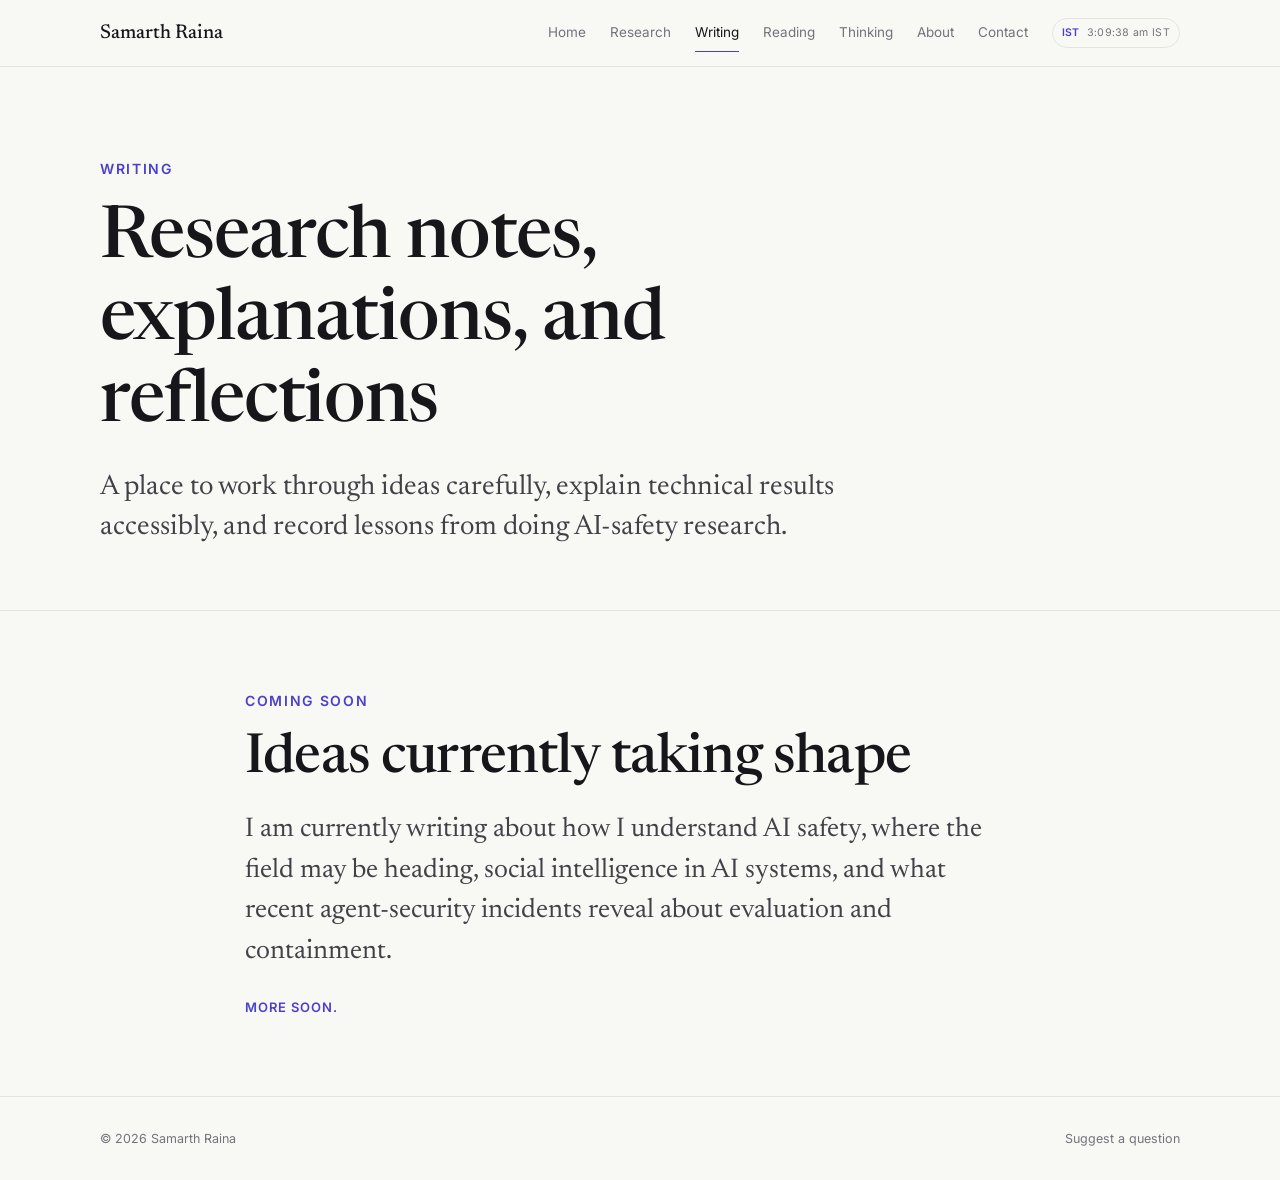
<file: writing/index.html>
<!DOCTYPE html>
<html lang="en">
<head>
  <meta charset="UTF-8" /><meta name="viewport" content="width=device-width, initial-scale=1.0" /><meta name="theme-color" content="#f8f8f5" />
  <title>Writing | Samarth Raina</title><meta name="description" content="Research notes, explanations, and reflections by Samarth Raina." /><link rel="canonical" href="https://samarthraina.github.io/writing/" />
  <link rel="preconnect" href="https://fonts.googleapis.com" /><link rel="preconnect" href="https://fonts.gstatic.com" crossorigin /><link href="https://fonts.googleapis.com/css2?family=Inter:wght@400;500;600&family=Newsreader:opsz,wght@6..72,400;6..72,500;6..72,600&display=swap" rel="stylesheet" /><link rel="stylesheet" href="../styles.css" />
</head>
<body>
  <nav class="site-nav" aria-label="Primary navigation"><div class="wrap"><a class="brand" href="../">Samarth Raina</a><div class="nav-links"><a href="../">Home</a><a href="../research/">Research</a><a href="./" aria-current="page">Writing</a><a href="../reading/">Reading</a><a href="../thinking/">Thinking</a><a href="../about/">About</a><a href="../#contact">Contact</a></div></div></nav>
  <header class="page-hero"><div class="wrap"><div class="kicker">Writing</div><h1>Research notes, explanations, and reflections</h1><p>A place to work through ideas carefully, explain technical results accessibly, and record lessons from doing AI-safety research.</p></div></header>
  <main>
    <section>
      <div class="wrap narrow reveal">
        <div class="eyebrow">Coming soon</div>
        <h2 style="font-size:clamp(37px,6vw,55px);margin:17px 0 14px">Ideas currently taking shape</h2>
        <p class="writing-preview">I am currently writing about how I understand AI safety, where the field may be heading, social intelligence in AI systems, and what recent agent-security incidents reveal about evaluation and containment.</p>
        <p class="writing-soon">More soon.</p>
      </div>
    </section>
  </main>
  <footer><div class="wrap"><span>© <span data-year></span> Samarth Raina</span><a href="../#contact">Suggest a question</a></div></footer><script src="../script.js"></script>
</body></html>
</file>
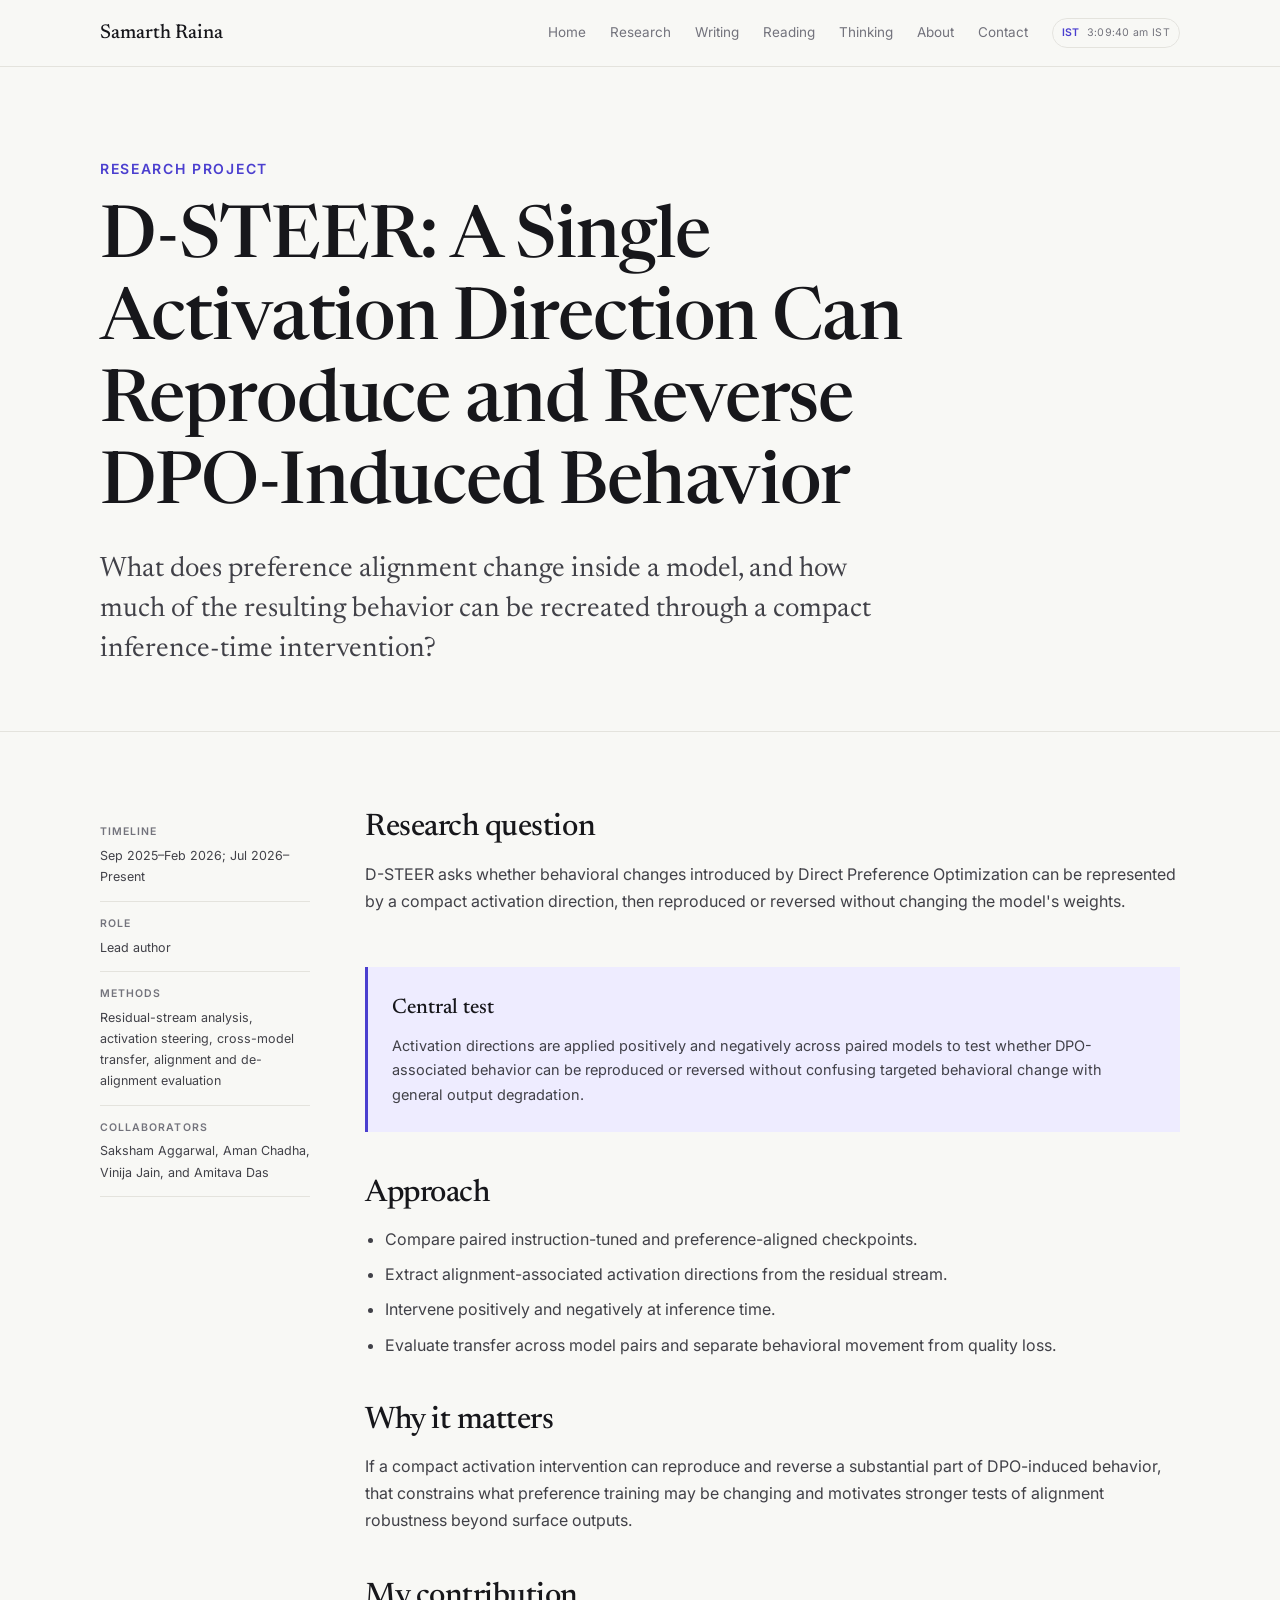
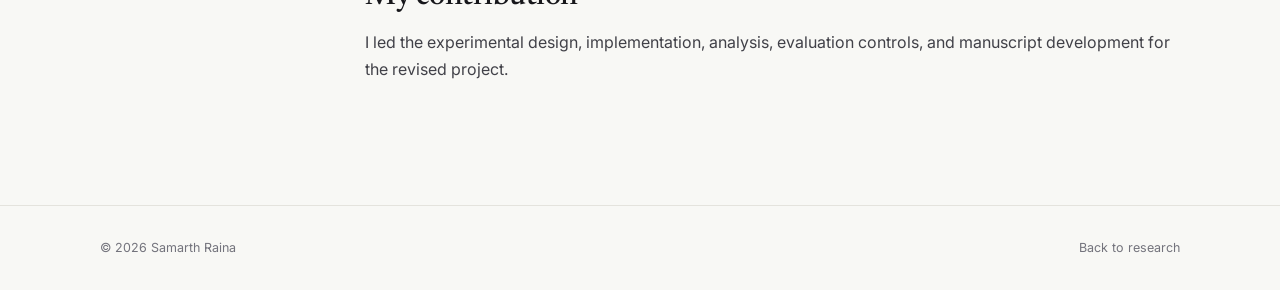
<file: research/d-steer/index.html>
<!DOCTYPE html>
<html lang="en">
<head>
  <meta charset="UTF-8" /><meta name="viewport" content="width=device-width, initial-scale=1.0" /><meta name="theme-color" content="#f8f8f5" />
  <title>D-STEER | Samarth Raina</title><meta name="description" content="D-STEER studies whether a single activation direction can reproduce and reverse DPO-induced behavior." /><link rel="canonical" href="https://samarthraina.github.io/research/d-steer/" />
  <link rel="preconnect" href="https://fonts.googleapis.com" /><link rel="preconnect" href="https://fonts.gstatic.com" crossorigin /><link href="https://fonts.googleapis.com/css2?family=Inter:wght@400;500;600&family=Newsreader:opsz,wght@6..72,400;6..72,500;6..72,600&display=swap" rel="stylesheet" /><link rel="stylesheet" href="../../styles.css" />
</head>
<body>
  <nav class="site-nav" aria-label="Primary navigation"><div class="wrap"><a class="brand" href="../../">Samarth Raina</a><div class="nav-links"><a href="../../">Home</a><a href="../" aria-current="location">Research</a><a href="../../writing/">Writing</a><a href="../../reading/">Reading</a><a href="../../thinking/">Thinking</a><a href="../../about/">About</a><a href="../../#contact">Contact</a></div></div></nav>
  <header class="page-hero"><div class="wrap"><div class="kicker">Research project</div><h1>D-STEER: A Single Activation Direction Can Reproduce and Reverse DPO-Induced Behavior</h1><p>What does preference alignment change inside a model, and how much of the resulting behavior can be recreated through a compact inference-time intervention?</p></div></header>
  <main><section><div class="wrap project-layout reveal">
    <aside class="project-sidebar"><dl><div><dt>Timeline</dt><dd>Sep 2025–Feb 2026; Jul 2026–Present</dd></div><div><dt>Role</dt><dd>Lead author</dd></div><div><dt>Methods</dt><dd>Residual-stream analysis, activation steering, cross-model transfer, alignment and de-alignment evaluation</dd></div><div><dt>Collaborators</dt><dd>Saksham Aggarwal, Aman Chadha, Vinija Jain, and Amitava Das</dd></div></dl></aside>
    <article class="project-content">
      <section><h2>Research question</h2><p>D-STEER asks whether behavioral changes introduced by Direct Preference Optimization can be represented by a compact activation direction, then reproduced or reversed without changing the model's weights.</p></section>
      <div class="result-callout"><strong>Central test</strong><p>Activation directions are applied positively and negatively across paired models to test whether DPO-associated behavior can be reproduced or reversed without confusing targeted behavioral change with general output degradation.</p></div>
      <section><h2>Approach</h2><ul><li>Compare paired instruction-tuned and preference-aligned checkpoints.</li><li>Extract alignment-associated activation directions from the residual stream.</li><li>Intervene positively and negatively at inference time.</li><li>Evaluate transfer across model pairs and separate behavioral movement from quality loss.</li></ul></section>
      <section><h2>Why it matters</h2><p>If a compact activation intervention can reproduce and reverse a substantial part of DPO-induced behavior, that constrains what preference training may be changing and motivates stronger tests of alignment robustness beyond surface outputs.</p></section>
      <section><h2>My contribution</h2><p>I led the experimental design, implementation, analysis, evaluation controls, and manuscript development for the revised project.</p></section>
    </article>
  </div></section></main>
  <footer><div class="wrap"><span>© <span data-year></span> Samarth Raina</span><a href="../">Back to research</a></div></footer><script src="../../script.js"></script>
</body></html>
</file>
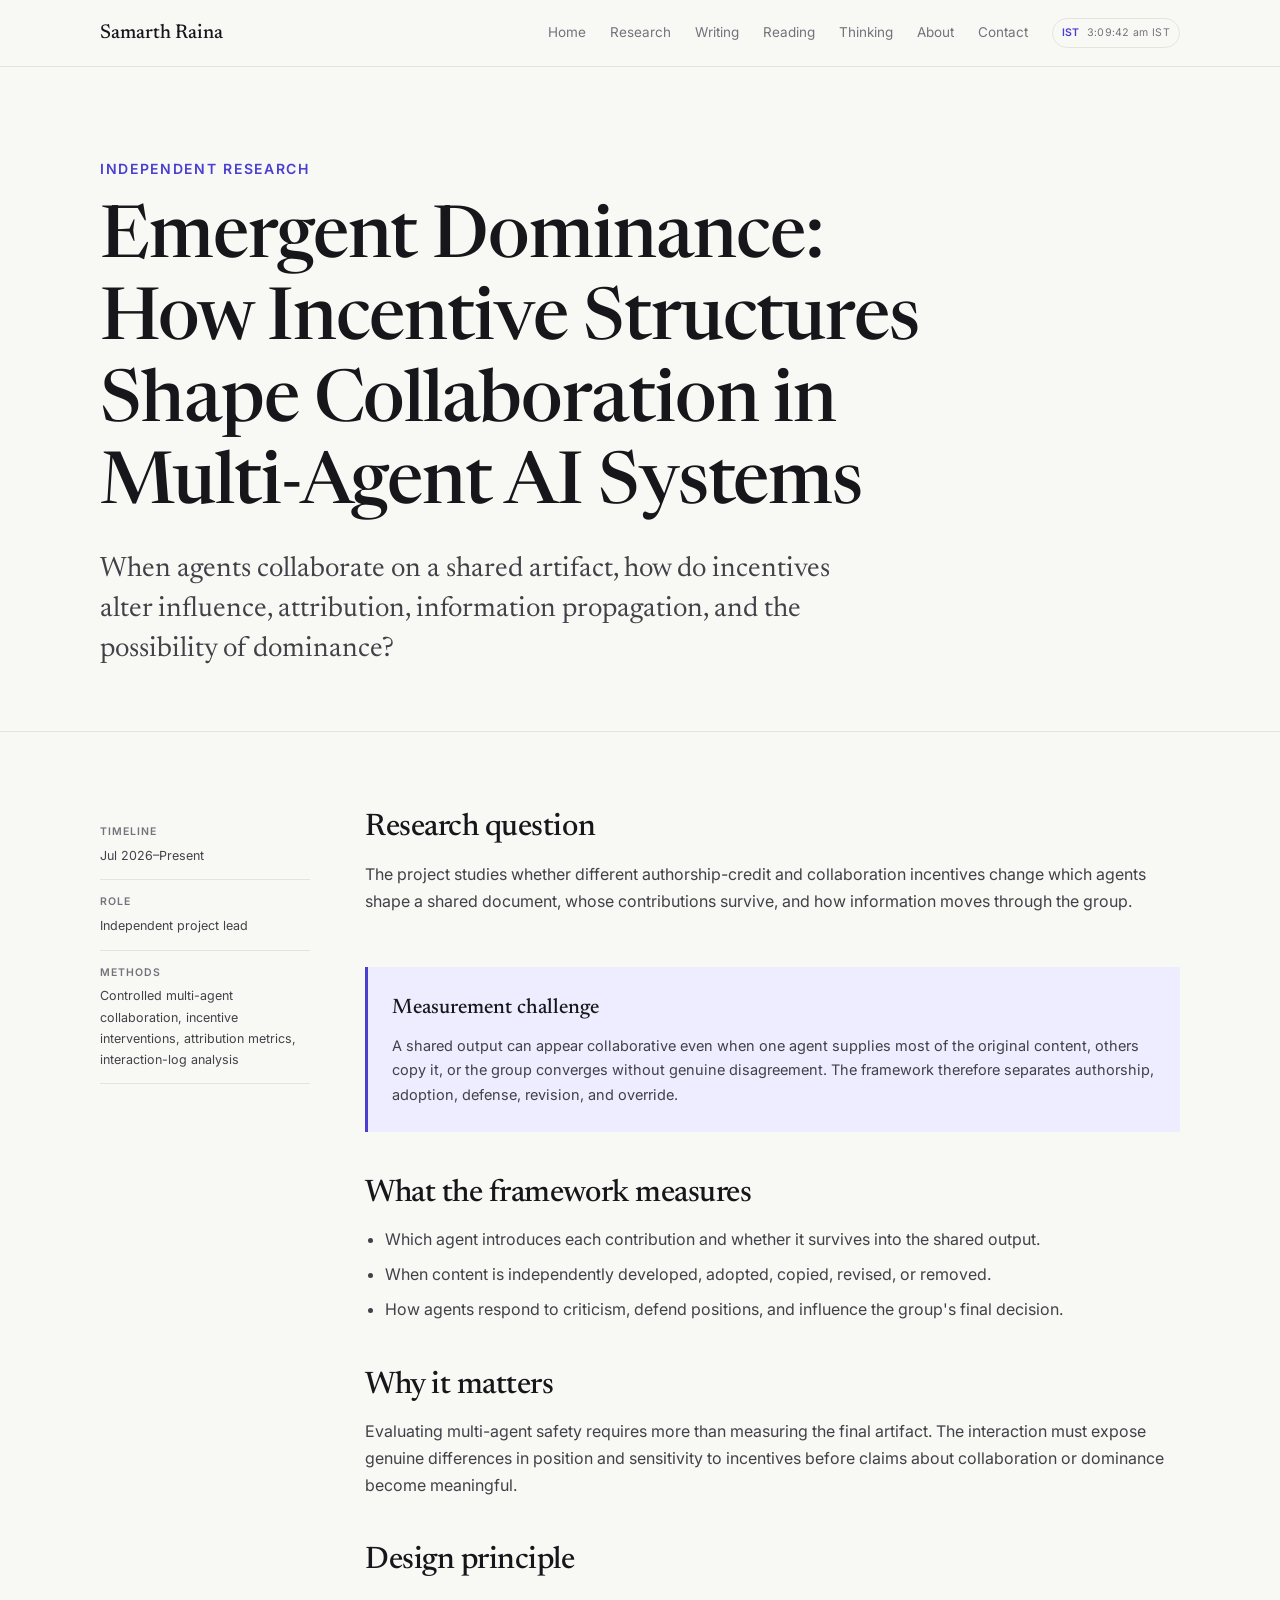
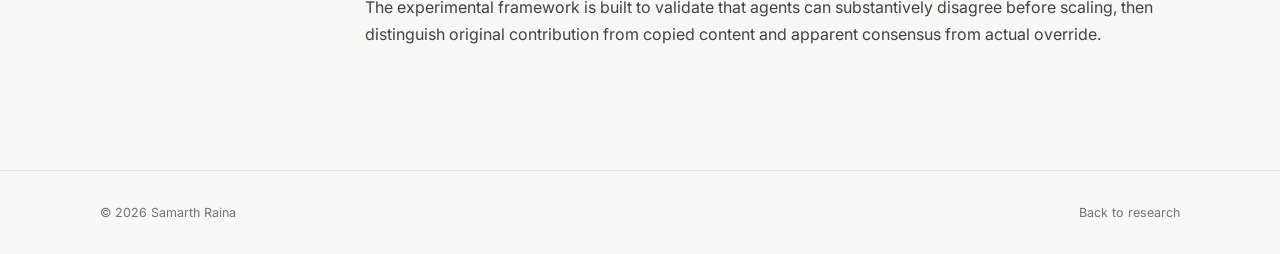
<file: research/emergent-dominance/index.html>
<!DOCTYPE html>
<html lang="en">
<head>
  <meta charset="UTF-8" /><meta name="viewport" content="width=device-width, initial-scale=1.0" /><meta name="theme-color" content="#f8f8f5" />
  <title>Emergent Dominance | Samarth Raina</title><meta name="description" content="Emergent Dominance studies how incentive structures shape collaboration and influence among AI agents." /><link rel="canonical" href="https://samarthraina.github.io/research/emergent-dominance/" />
  <link rel="preconnect" href="https://fonts.googleapis.com" /><link rel="preconnect" href="https://fonts.gstatic.com" crossorigin /><link href="https://fonts.googleapis.com/css2?family=Inter:wght@400;500;600&family=Newsreader:opsz,wght@6..72,400;6..72,500;6..72,600&display=swap" rel="stylesheet" /><link rel="stylesheet" href="../../styles.css" />
</head>
<body>
  <nav class="site-nav" aria-label="Primary navigation"><div class="wrap"><a class="brand" href="../../">Samarth Raina</a><div class="nav-links"><a href="../../">Home</a><a href="../" aria-current="location">Research</a><a href="../../writing/">Writing</a><a href="../../reading/">Reading</a><a href="../../thinking/">Thinking</a><a href="../../about/">About</a><a href="../../#contact">Contact</a></div></div></nav>
  <header class="page-hero"><div class="wrap"><div class="kicker">Independent research</div><h1>Emergent Dominance: How Incentive Structures Shape Collaboration in Multi-Agent AI Systems</h1><p>When agents collaborate on a shared artifact, how do incentives alter influence, attribution, information propagation, and the possibility of dominance?</p></div></header>
  <main><section><div class="wrap project-layout reveal">
    <aside class="project-sidebar"><dl><div><dt>Timeline</dt><dd>Jul 2026–Present</dd></div><div><dt>Role</dt><dd>Independent project lead</dd></div><div><dt>Methods</dt><dd>Controlled multi-agent collaboration, incentive interventions, attribution metrics, interaction-log analysis</dd></div></dl></aside>
    <article class="project-content">
      <section><h2>Research question</h2><p>The project studies whether different authorship-credit and collaboration incentives change which agents shape a shared document, whose contributions survive, and how information moves through the group.</p></section>
      <div class="result-callout"><strong>Measurement challenge</strong><p>A shared output can appear collaborative even when one agent supplies most of the original content, others copy it, or the group converges without genuine disagreement. The framework therefore separates authorship, adoption, defense, revision, and override.</p></div>
      <section><h2>What the framework measures</h2><ul><li>Which agent introduces each contribution and whether it survives into the shared output.</li><li>When content is independently developed, adopted, copied, revised, or removed.</li><li>How agents respond to criticism, defend positions, and influence the group's final decision.</li></ul></section>
      <section><h2>Why it matters</h2><p>Evaluating multi-agent safety requires more than measuring the final artifact. The interaction must expose genuine differences in position and sensitivity to incentives before claims about collaboration or dominance become meaningful.</p></section>
      <section><h2>Design principle</h2><p>The experimental framework is built to validate that agents can substantively disagree before scaling, then distinguish original contribution from copied content and apparent consensus from actual override.</p></section>
    </article>
  </div></section></main>
  <footer><div class="wrap"><span>© <span data-year></span> Samarth Raina</span><a href="../">Back to research</a></div></footer><script src="../../script.js"></script>
</body></html>
</file>
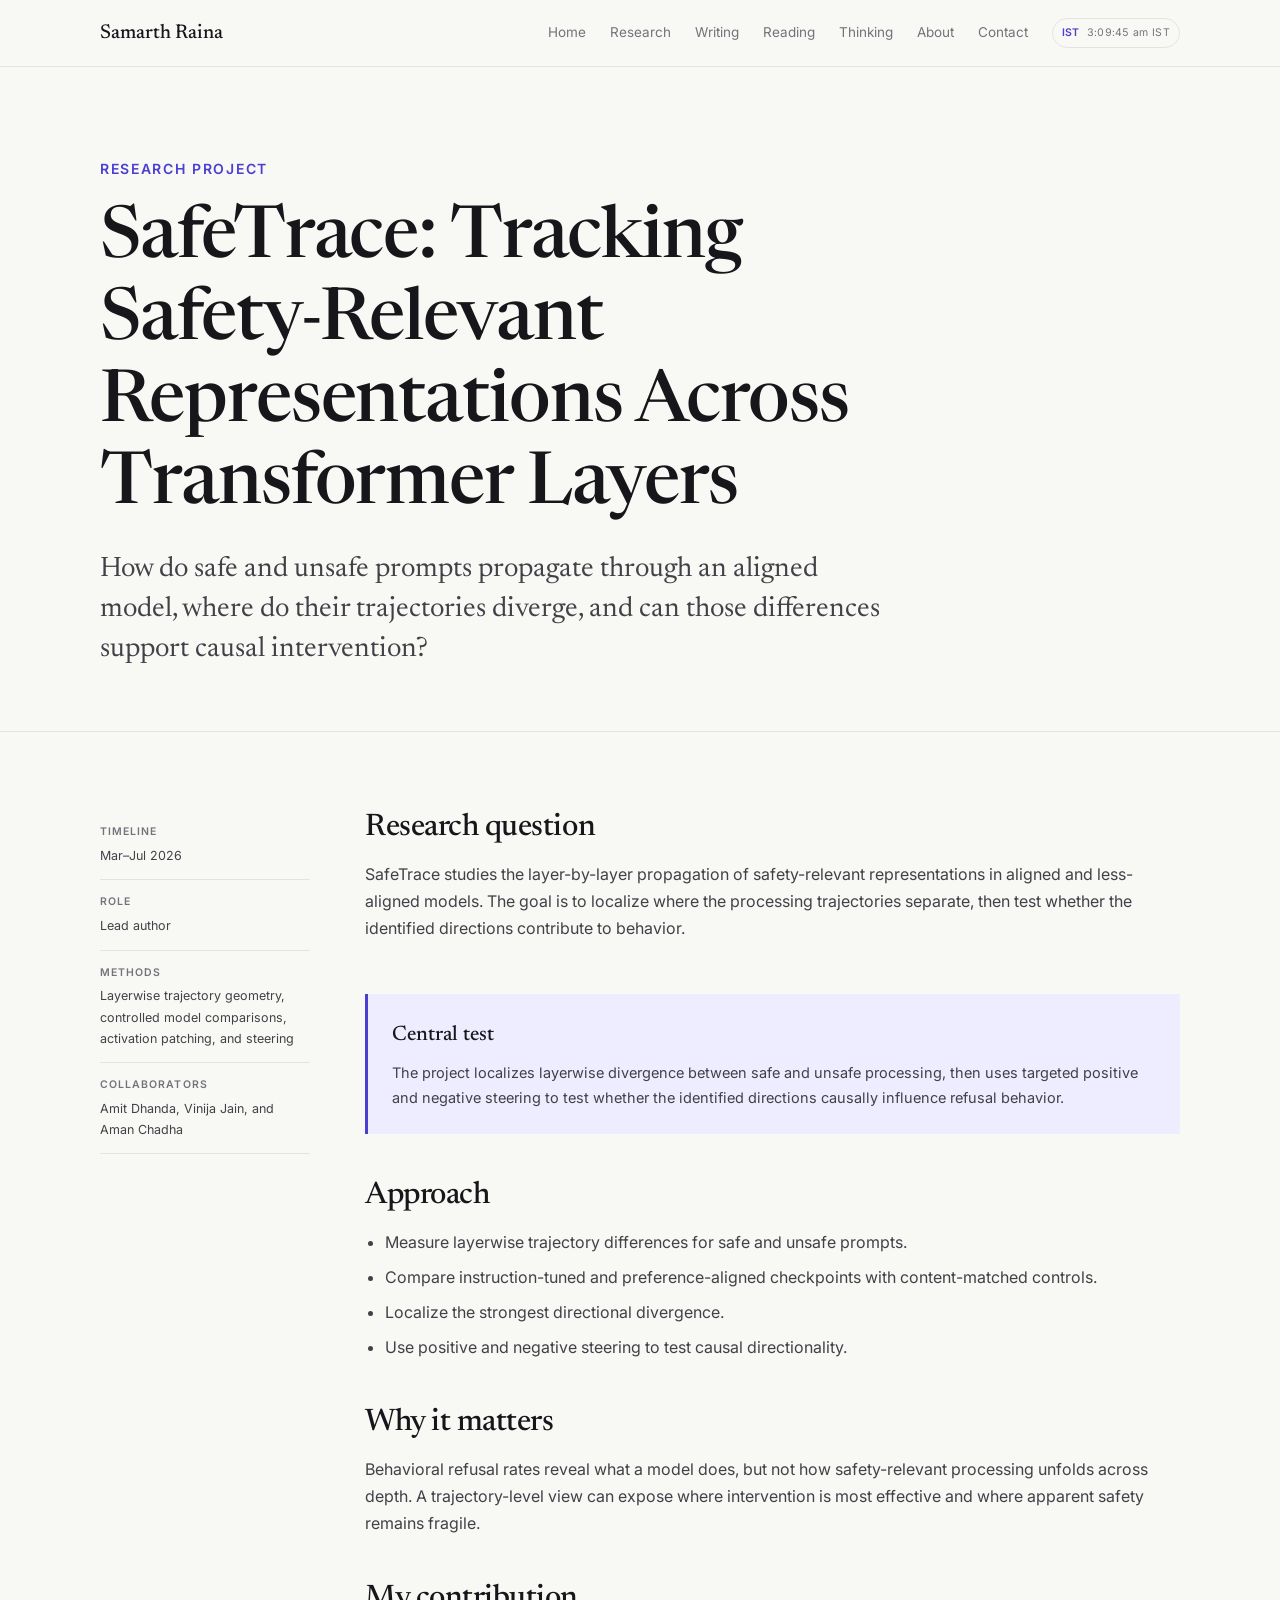
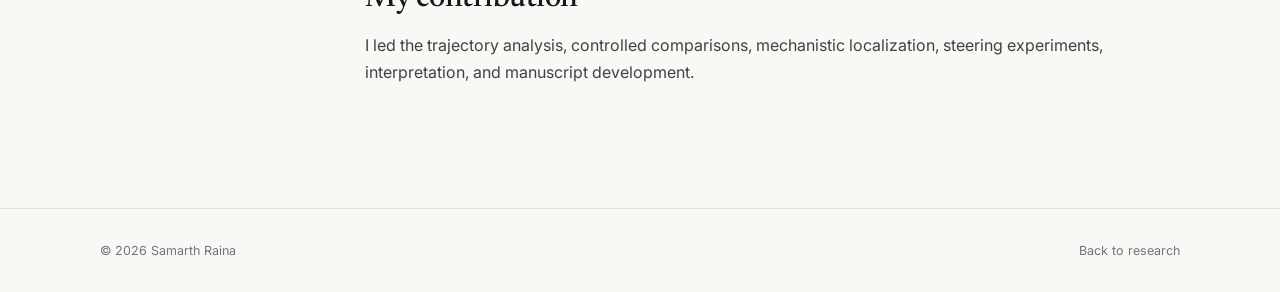
<file: research/safetrace/index.html>
<!DOCTYPE html>
<html lang="en">
<head>
  <meta charset="UTF-8" /><meta name="viewport" content="width=device-width, initial-scale=1.0" /><meta name="theme-color" content="#f8f8f5" />
  <title>SafeTrace | Samarth Raina</title><meta name="description" content="SafeTrace tracks safety-relevant representations across transformer layers." /><link rel="canonical" href="https://samarthraina.github.io/research/safetrace/" />
  <link rel="preconnect" href="https://fonts.googleapis.com" /><link rel="preconnect" href="https://fonts.gstatic.com" crossorigin /><link href="https://fonts.googleapis.com/css2?family=Inter:wght@400;500;600&family=Newsreader:opsz,wght@6..72,400;6..72,500;6..72,600&display=swap" rel="stylesheet" /><link rel="stylesheet" href="../../styles.css" />
</head>
<body>
  <nav class="site-nav" aria-label="Primary navigation"><div class="wrap"><a class="brand" href="../../">Samarth Raina</a><div class="nav-links"><a href="../../">Home</a><a href="../" aria-current="location">Research</a><a href="../../writing/">Writing</a><a href="../../reading/">Reading</a><a href="../../thinking/">Thinking</a><a href="../../about/">About</a><a href="../../#contact">Contact</a></div></div></nav>
  <header class="page-hero"><div class="wrap"><div class="kicker">Research project</div><h1>SafeTrace: Tracking Safety-Relevant Representations Across Transformer Layers</h1><p>How do safe and unsafe prompts propagate through an aligned model, where do their trajectories diverge, and can those differences support causal intervention?</p></div></header>
  <main><section><div class="wrap project-layout reveal">
    <aside class="project-sidebar"><dl><div><dt>Timeline</dt><dd>Mar–Jul 2026</dd></div><div><dt>Role</dt><dd>Lead author</dd></div><div><dt>Methods</dt><dd>Layerwise trajectory geometry, controlled model comparisons, activation patching, and steering</dd></div><div><dt>Collaborators</dt><dd>Amit Dhanda, Vinija Jain, and Aman Chadha</dd></div></dl></aside>
    <article class="project-content">
      <section><h2>Research question</h2><p>SafeTrace studies the layer-by-layer propagation of safety-relevant representations in aligned and less-aligned models. The goal is to localize where the processing trajectories separate, then test whether the identified directions contribute to behavior.</p></section>
      <div class="result-callout"><strong>Central test</strong><p>The project localizes layerwise divergence between safe and unsafe processing, then uses targeted positive and negative steering to test whether the identified directions causally influence refusal behavior.</p></div>
      <section><h2>Approach</h2><ul><li>Measure layerwise trajectory differences for safe and unsafe prompts.</li><li>Compare instruction-tuned and preference-aligned checkpoints with content-matched controls.</li><li>Localize the strongest directional divergence.</li><li>Use positive and negative steering to test causal directionality.</li></ul></section>
      <section><h2>Why it matters</h2><p>Behavioral refusal rates reveal what a model does, but not how safety-relevant processing unfolds across depth. A trajectory-level view can expose where intervention is most effective and where apparent safety remains fragile.</p></section>
      <section><h2>My contribution</h2><p>I led the trajectory analysis, controlled comparisons, mechanistic localization, steering experiments, interpretation, and manuscript development.</p></section>
    </article>
  </div></section></main>
  <footer><div class="wrap"><span>© <span data-year></span> Samarth Raina</span><a href="../">Back to research</a></div></footer><script src="../../script.js"></script>
</body></html>
</file>
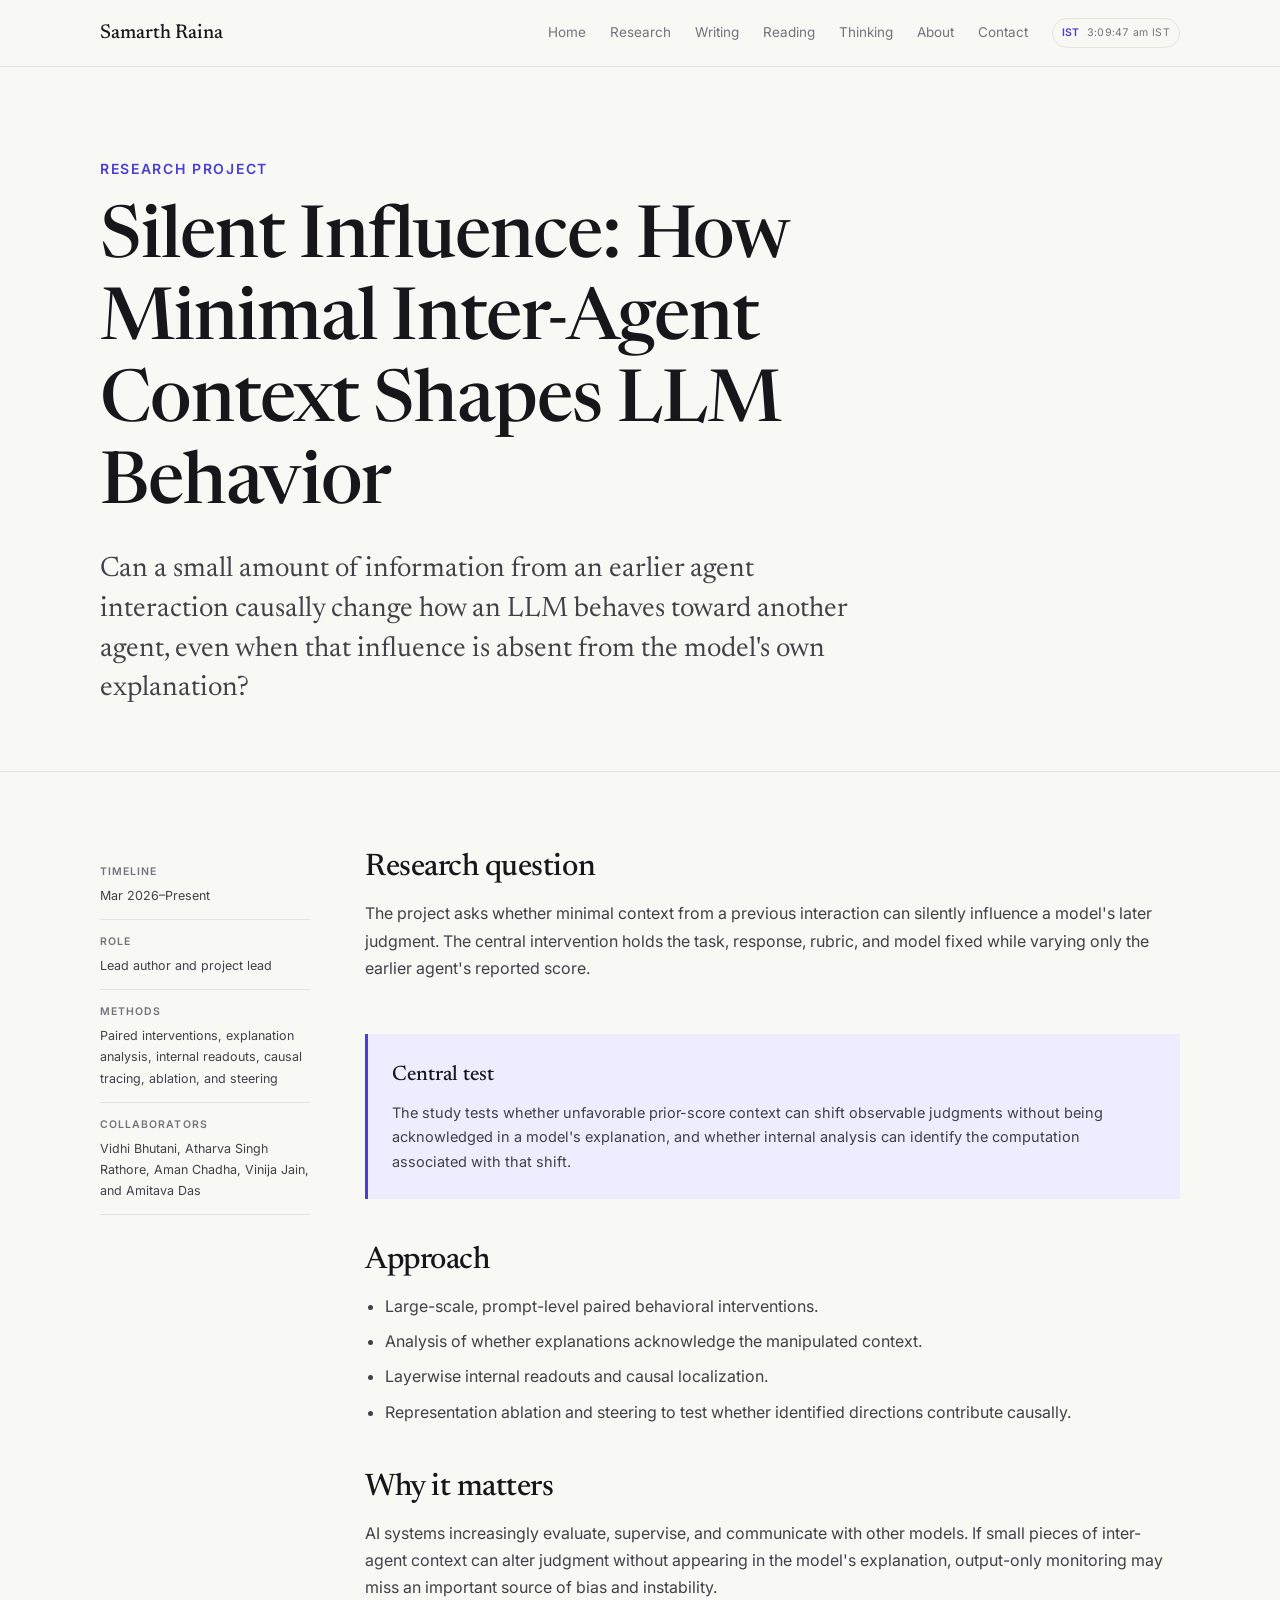
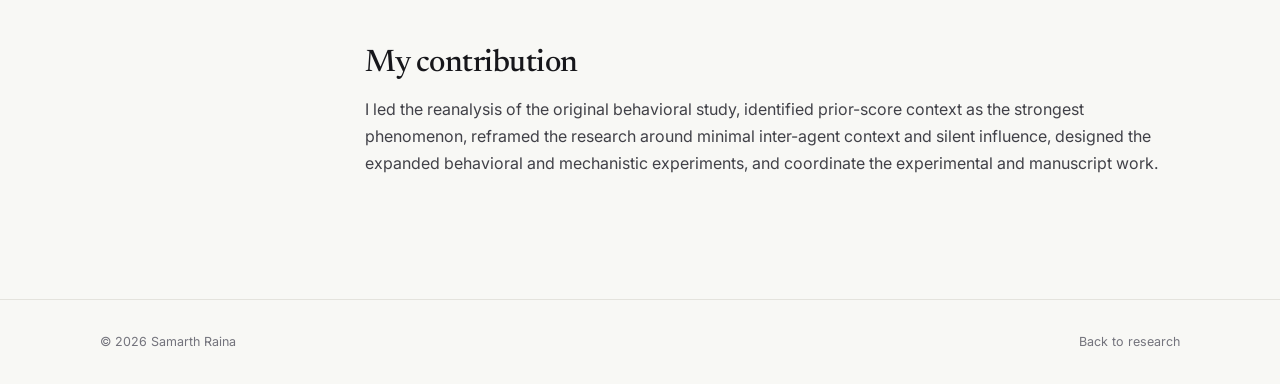
<file: research/silent-influence/index.html>
<!DOCTYPE html>
<html lang="en">
<head>
  <meta charset="UTF-8" /><meta name="viewport" content="width=device-width, initial-scale=1.0" /><meta name="theme-color" content="#f8f8f5" />
  <title>Silent Influence | Samarth Raina</title>
  <meta name="description" content="Silent Influence studies how minimal inter-agent context shapes LLM behavior and internal computation." />
  <link rel="canonical" href="https://samarthraina.github.io/research/silent-influence/" />
  <link rel="preconnect" href="https://fonts.googleapis.com" /><link rel="preconnect" href="https://fonts.gstatic.com" crossorigin />
  <link href="https://fonts.googleapis.com/css2?family=Inter:wght@400;500;600&family=Newsreader:opsz,wght@6..72,400;6..72,500;6..72,600&display=swap" rel="stylesheet" /><link rel="stylesheet" href="../../styles.css" />
</head>
<body>
  <nav class="site-nav" aria-label="Primary navigation"><div class="wrap"><a class="brand" href="../../">Samarth Raina</a><div class="nav-links"><a href="../../">Home</a><a href="../" aria-current="location">Research</a><a href="../../writing/">Writing</a><a href="../../reading/">Reading</a><a href="../../thinking/">Thinking</a><a href="../../about/">About</a><a href="../../#contact">Contact</a></div></div></nav>
  <header class="page-hero"><div class="wrap"><div class="kicker">Research project</div><h1>Silent Influence: How Minimal Inter-Agent Context Shapes LLM Behavior</h1><p>Can a small amount of information from an earlier agent interaction causally change how an LLM behaves toward another agent, even when that influence is absent from the model's own explanation?</p></div></header>
  <main><section><div class="wrap project-layout reveal">
    <aside class="project-sidebar"><dl><div><dt>Timeline</dt><dd>Mar 2026–Present</dd></div><div><dt>Role</dt><dd>Lead author and project lead</dd></div><div><dt>Methods</dt><dd>Paired interventions, explanation analysis, internal readouts, causal tracing, ablation, and steering</dd></div><div><dt>Collaborators</dt><dd>Vidhi Bhutani, Atharva Singh Rathore, Aman Chadha, Vinija Jain, and Amitava Das</dd></div></dl></aside>
    <article class="project-content">
      <section><h2>Research question</h2><p>The project asks whether minimal context from a previous interaction can silently influence a model's later judgment. The central intervention holds the task, response, rubric, and model fixed while varying only the earlier agent's reported score.</p></section>
      <div class="result-callout"><strong>Central test</strong><p>The study tests whether unfavorable prior-score context can shift observable judgments without being acknowledged in a model's explanation, and whether internal analysis can identify the computation associated with that shift.</p></div>
      <section><h2>Approach</h2><ul><li>Large-scale, prompt-level paired behavioral interventions.</li><li>Analysis of whether explanations acknowledge the manipulated context.</li><li>Layerwise internal readouts and causal localization.</li><li>Representation ablation and steering to test whether identified directions contribute causally.</li></ul></section>
      <section><h2>Why it matters</h2><p>AI systems increasingly evaluate, supervise, and communicate with other models. If small pieces of inter-agent context can alter judgment without appearing in the model's explanation, output-only monitoring may miss an important source of bias and instability.</p></section>
      <section><h2>My contribution</h2><p>I led the reanalysis of the original behavioral study, identified prior-score context as the strongest phenomenon, reframed the research around minimal inter-agent context and silent influence, designed the expanded behavioral and mechanistic experiments, and coordinate the experimental and manuscript work.</p></section>
    </article>
  </div></section></main>
  <footer><div class="wrap"><span>© <span data-year></span> Samarth Raina</span><a href="../">Back to research</a></div></footer><script src="../../script.js"></script>
</body></html>
</file>
<file: styles.css>
:root {
  --bg: #f8f8f5;
  --paper: #ffffff;
  --ink: #17171b;
  --soft: #414148;
  --muted: #73737c;
  --line: #e4e3dd;
  --accent: #4b3fcf;
  --accent-dark: #352aa8;
  --accent-soft: #eeecff;
  --warm: #f2eee6;
  --serif: "Newsreader", Georgia, serif;
  --sans: "Inter", system-ui, sans-serif;
  --maxw: 1080px;
}

* { box-sizing: border-box; }
html { scroll-behavior: smooth; }
body {
  margin: 0;
  background: var(--bg);
  color: var(--ink);
  font-family: var(--sans);
  font-size: 16.5px;
  line-height: 1.7;
  -webkit-font-smoothing: antialiased;
}
a { color: inherit; text-decoration: none; }
img { display: block; max-width: 100%; }
::selection { background: var(--accent-soft); }

.wrap { width: min(var(--maxw), calc(100% - 48px)); margin: 0 auto; }
.narrow { max-width: 790px; }
h1, h2, h3, h4 {
  margin: 0;
  font-family: var(--serif);
  font-weight: 500;
  letter-spacing: -.015em;
  line-height: 1.14;
}
p { margin: 0; }

.site-nav {
  position: sticky;
  top: 0;
  z-index: 50;
  border-bottom: 1px solid var(--line);
  background: rgba(248, 248, 245, .9);
  backdrop-filter: blur(14px);
}
.site-nav .wrap {
  min-height: 66px;
  display: flex;
  align-items: center;
  justify-content: space-between;
  gap: 24px;
}
.brand { flex-shrink: 0; white-space: nowrap; font-family: var(--serif); font-size: 20px; font-weight: 500; }
.nav-links { display: flex; align-items: center; gap: 24px; color: var(--muted); font-size: 13.5px; }
.nav-links a { padding: 7px 0; border-bottom: 1px solid transparent; }
.nav-links a:hover, .nav-links a[aria-current="page"] { color: var(--ink); border-color: var(--accent); }

.eyebrow, .kicker {
  color: var(--accent);
  font-size: 14px;
  font-weight: 600;
  letter-spacing: .12em;
  text-transform: uppercase;
}

.hero { padding: 94px 0 76px; border-bottom: 1px solid var(--line); }
.hero-grid { display: grid; grid-template-columns: minmax(0, 1fr) 280px; gap: 76px; align-items: center; }
.hero h1 { margin-top: 20px; font-size: clamp(54px, 8vw, 84px); }
.role { margin-top: 15px; color: var(--muted); font-size: 15px; }
.statement { max-width: 790px; margin-top: 30px; font-family: var(--serif); font-size: clamp(24px, 3vw, 33px); line-height: 1.38; }
.hero-context { max-width: 720px; margin-top: 18px; color: var(--soft); font-size: 16px; }
.hero-actions, .text-links { display: flex; flex-wrap: wrap; gap: 12px; margin-top: 30px; }
.text-links { gap: 20px; margin-top: 22px; font-size: 13.5px; color: var(--muted); }
.text-links a:hover { color: var(--accent); }
.button {
  display: inline-flex;
  align-items: center;
  justify-content: center;
  min-height: 43px;
  padding: 9px 16px;
  border: 1px solid var(--ink);
  font-size: 13.5px;
  font-weight: 600;
  transition: .16s ease;
}
.button.primary { background: var(--ink); color: var(--bg); }
.button:hover { border-color: var(--accent); color: var(--accent); transform: translateY(-1px); }
.button.primary:hover { background: var(--accent); color: white; }

.portrait-frame {
  position: relative;
  width: 100%;
  aspect-ratio: 4 / 5;
  overflow: hidden;
  border: 1px solid var(--line);
  border-radius: 28px 28px 8px 8px;
  background: linear-gradient(145deg, var(--accent-soft), var(--warm));
}
.portrait-frame img { position: absolute; inset: 0; z-index: 2; width: 100%; height: 100%; object-fit: cover; }
.portrait-frame img[hidden] { display: none; }
.portrait-fallback { position: absolute; inset: 0; display: grid; place-content: center; text-align: center; color: var(--accent); }
.portrait-fallback span { font-family: var(--serif); font-size: 58px; line-height: 1; }
.portrait-fallback small { margin-top: 11px; color: var(--muted); font-size: 11px; letter-spacing: .12em; text-transform: uppercase; }

section { padding: 78px 0; border-bottom: 1px solid var(--line); }
.section-head { display: grid; grid-template-columns: 170px minmax(0, 1fr); gap: 38px; margin-bottom: 42px; }
.section-head h2 { font-size: clamp(34px, 5vw, 50px); max-width: 790px; }
.section-intro { max-width: 780px; margin-top: 15px; color: var(--soft); font-size: 17px; }

.two-column { display: grid; grid-template-columns: 1.05fr .95fr; gap: 58px; align-items: start; }
.prose p { margin-bottom: 18px; color: var(--soft); font-size: 17.5px; }
.prose p:last-child { margin-bottom: 0; }
.arc { border-top: 1px solid var(--line); }
.arc-step { display: grid; grid-template-columns: 34px 1fr; gap: 14px; padding: 15px 0; border-bottom: 1px solid var(--line); }
.arc-step > span { padding-top: 2px; color: var(--accent); font-size: 11px; font-weight: 600; }
.arc-step strong { display: block; font-family: var(--serif); font-size: 19px; font-weight: 500; }
.arc-step small { display: block; margin-top: 3px; color: var(--muted); font-size: 13px; }

.story { border-top: 1px solid var(--line); }
.story-step { display: grid; grid-template-columns: 92px 1fr; gap: 28px; padding: 25px 0; border-bottom: 1px solid var(--line); }
.story-step .story-label { padding-top: 3px; color: var(--accent); font-size: 11px; font-weight: 600; letter-spacing: .09em; text-transform: uppercase; }
.story-step h3 { font-size: 25px; }
.story-step p { max-width: 720px; margin-top: 8px; color: var(--soft); font-size: 15px; }

.focus-grid { display: grid; grid-template-columns: repeat(4, 1fr); gap: 1px; border: 1px solid var(--line); background: var(--line); }
.focus-item { min-height: 190px; padding: 23px 21px; background: var(--bg); }
.focus-item .number { color: var(--accent); font-size: 11px; font-weight: 600; }
.focus-item h3 { margin: 27px 0 9px; font-size: 21px; }
.focus-item p { color: var(--muted); font-size: 13.5px; line-height: 1.6; }

.now-grid, .question-grid, .preview-grid { display: grid; grid-template-columns: repeat(2, minmax(0, 1fr)); gap: 18px; }
.preview-grid.three { grid-template-columns: repeat(3, minmax(0, 1fr)); }
.note-card, .question-card, .preview-card {
  padding: 25px;
  border: 1px solid var(--line);
  background: var(--paper);
}
.note-card span, .question-card span { display: block; margin-bottom: 19px; color: var(--accent); font-size: 11px; font-weight: 600; letter-spacing: .08em; }
.note-card h3, .question-card h3, .preview-card h3 { font-size: 23px; }
.note-card p, .question-card p, .preview-card p { margin-top: 10px; color: var(--muted); font-size: 14px; }

.project-grid { display: grid; grid-template-columns: repeat(2, minmax(0, 1fr)); gap: 18px; }
.project-card { min-height: 355px; padding: 27px; border: 1px solid var(--line); background: var(--paper); display: flex; flex-direction: column; transition: .18s ease; }
.project-card:hover { border-color: #c8c5db; transform: translateY(-2px); }
.status { align-self: flex-start; padding: 4px 8px; background: var(--accent-soft); color: var(--accent); font-size: 10px; font-weight: 600; letter-spacing: .08em; text-transform: uppercase; }
.project-card h3 { margin: 20px 0 12px; font-size: 26px; }
.project-card > p { color: var(--soft); font-size: 14.5px; }
.project-meta { margin-top: 21px; padding-top: 16px; border-top: 1px solid var(--line); color: var(--muted); font-size: 12.5px; }
.project-link { align-self: flex-start; margin-top: auto; padding-top: 22px; color: var(--accent); font-size: 13px; font-weight: 600; }
.project-link:hover { text-decoration: underline; }

.project-number { color: var(--accent); font-size: 11px; font-weight: 600; letter-spacing: .08em; }

.list-title { margin: 48px 0 16px; color: var(--muted); font-size: 11px; font-weight: 600; letter-spacing: .14em; text-transform: uppercase; }
.research-list { border-top: 1px solid var(--line); }
.research-row { display: grid; grid-template-columns: 210px 1fr auto; gap: 28px; align-items: start; padding: 22px 0; border-bottom: 1px solid var(--line); }
.research-row h3 { font-size: 20px; }
.research-row p { color: var(--muted); font-size: 13.5px; }
.research-row .tag { white-space: nowrap; color: var(--accent); font-size: 11px; font-weight: 600; }

.preview-card { min-height: 185px; display: flex; flex-direction: column; }
.preview-card .eyebrow { margin-bottom: 24px; }
.preview-card a { align-self: flex-start; margin-top: auto; padding-top: 22px; color: var(--accent); font-size: 13px; font-weight: 600; }

.timeline { border-top: 1px solid var(--line); }
.timeline-item { display: grid; grid-template-columns: 150px 1fr; gap: 32px; padding: 23px 0; border-bottom: 1px solid var(--line); }
.timeline-date { padding-top: 3px; color: var(--muted); font-size: 12px; }
.timeline-item h3 { font-size: 21px; }
.timeline-place { margin: 4px 0 7px; color: var(--accent); font-size: 12.5px; font-weight: 600; }
.timeline-item p { max-width: 740px; color: var(--soft); font-size: 14px; }

.contact-grid { display: grid; grid-template-columns: 1.15fr .85fr; gap: 62px; align-items: end; }
.contact-grid h2 { margin-top: 16px; font-size: clamp(38px, 6vw, 58px); }
.contact-grid p { max-width: 670px; margin-top: 18px; color: var(--soft); font-size: 16.5px; }
.contact-links { border-top: 1px solid var(--line); }
.contact-links a { display: flex; justify-content: space-between; padding: 12px 0; border-bottom: 1px solid var(--line); color: var(--soft); font-size: 13.5px; }
.contact-links a:hover { color: var(--accent); }

.site-clock { display: inline-flex; align-items: center; gap: 7px; padding: 5px 9px; border: 1px solid var(--line); border-radius: 999px; color: var(--muted); font-size: 10.5px; font-variant-numeric: tabular-nums; letter-spacing: .03em; white-space: nowrap; }
.site-clock .clock-zone { color: var(--accent); font-weight: 600; }
.writing-preview { max-width: 760px; margin-top: 18px; color: var(--soft); font-family: var(--serif); font-size: clamp(21px, 3vw, 27px); line-height: 1.5; }
.writing-soon { margin-top: 24px; color: var(--accent); font-size: 13px; font-weight: 600; letter-spacing: .08em; text-transform: uppercase; }

.page-hero { padding: 90px 0 62px; border-bottom: 1px solid var(--line); }
.page-hero h1 { max-width: 850px; margin-top: 18px; font-size: clamp(48px, 7vw, 72px); }
.page-hero p { max-width: 780px; margin-top: 23px; color: var(--soft); font-family: var(--serif); font-size: clamp(21px, 3vw, 28px); line-height: 1.42; }
.page-hero .status { margin-top: 26px; }

.project-layout { display: grid; grid-template-columns: 210px minmax(0, 1fr); gap: 55px; }
.project-sidebar { position: sticky; top: 92px; align-self: start; }
.project-sidebar dl { margin: 0; }
.project-sidebar div { padding: 13px 0; border-bottom: 1px solid var(--line); }
.project-sidebar dt { color: var(--muted); font-size: 10.5px; font-weight: 600; letter-spacing: .1em; text-transform: uppercase; }
.project-sidebar dd { margin: 4px 0 0; color: var(--soft); font-size: 12.5px; }
.project-content section { padding: 0 0 44px; border: 0; }
.project-content h2 { margin-bottom: 15px; font-size: 31px; }
.project-content p, .project-content li { color: var(--soft); font-size: 16px; }
.project-content ul { margin: 0; padding-left: 20px; }
.project-content li + li { margin-top: 8px; }
.result-callout { margin: 8px 0 44px; padding: 24px; border-left: 3px solid var(--accent); background: var(--accent-soft); }
.result-callout strong { display: block; margin-bottom: 7px; font-family: var(--serif); font-size: 21px; font-weight: 500; }
.result-callout p { color: var(--soft); font-size: 14.5px; }

.coming-soon { min-height: 420px; display: grid; place-items: center; text-align: center; }
.coming-soon-inner { max-width: 650px; }
.coming-soon h2 { margin: 17px 0 14px; font-size: clamp(37px, 6vw, 55px); }
.coming-soon p { color: var(--soft); font-size: 17px; }

.planned-list { margin-top: 40px; border-top: 1px solid var(--line); text-align: left; }
.planned-item { display: grid; grid-template-columns: 42px 1fr; gap: 18px; padding: 18px 0; border-bottom: 1px solid var(--line); }
.planned-item span { color: var(--accent); font-size: 11px; font-weight: 600; }
.planned-item h3 { font-size: 20px; }
.planned-item p { margin-top: 5px; color: var(--muted); font-size: 13.5px; }

.thinking-list { border-top: 1px solid var(--line); }
.thinking-list details { border-bottom: 1px solid var(--line); }
.thinking-list summary { position: relative; padding: 22px 46px 22px 0; cursor: pointer; list-style: none; font-family: var(--serif); font-size: 23px; line-height: 1.3; }
.thinking-list summary::-webkit-details-marker { display: none; }
.thinking-list summary::after { content: "+"; position: absolute; right: 4px; top: 19px; color: var(--accent); font-family: var(--sans); font-size: 21px; font-weight: 400; }
.thinking-list details[open] summary::after { content: "−"; }
.thinking-list details p { max-width: 760px; padding: 0 50px 22px 0; color: var(--soft); font-size: 15px; }

.about-grid { display: grid; grid-template-columns: 260px minmax(0, 1fr); gap: 64px; align-items: start; }
.about-copy h2 { margin-bottom: 19px; font-size: 39px; }
.about-copy p { margin-bottom: 17px; color: var(--soft); font-size: 17px; }
.personal-note { margin-top: 28px; padding: 22px; border: 1px solid var(--line); background: var(--paper); }
.personal-note p { margin: 0; font-size: 14.5px; }

footer { padding: 31px 0; color: var(--muted); font-size: 12.5px; }
footer .wrap { display: flex; flex-wrap: wrap; justify-content: space-between; gap: 18px; }

.reveal { opacity: 0; transform: translateY(12px); transition: .6s cubic-bezier(.2, .7, .2, 1); }
.reveal.in { opacity: 1; transform: none; }

@media (max-width: 880px) {
  .hero-grid { grid-template-columns: 1fr 210px; gap: 42px; }
  .focus-grid { grid-template-columns: repeat(2, 1fr); }
  .section-head, .two-column, .contact-grid, .project-layout, .about-grid { grid-template-columns: 1fr; }
  .project-sidebar { position: static; }
  .about-grid .portrait-frame { width: min(260px, 75vw); }
}

@media (max-width: 680px) {
  .wrap { width: min(var(--maxw), calc(100% - 30px)); }
  .site-nav .wrap { align-items: flex-start; padding-top: 13px; padding-bottom: 13px; }
  .nav-links { max-width: 330px; justify-content: flex-end; flex-wrap: wrap; gap: 4px 14px; }
  .nav-links a { padding: 2px 0; }
  .site-clock { padding: 3px 7px; }
  .hero { padding: 64px 0 56px; }
  .hero-grid { grid-template-columns: 1fr; }
  .portrait-frame { grid-row: 1; width: min(220px, 68vw); }
  section { padding: 60px 0; }
  .project-grid, .now-grid, .question-grid, .preview-grid, .preview-grid.three, .focus-grid { grid-template-columns: 1fr; }
  .research-row { grid-template-columns: 1fr; gap: 7px; }
  .timeline-item { grid-template-columns: 1fr; gap: 3px; }
  .story-step { grid-template-columns: 1fr; gap: 5px; }
  .project-card { min-height: 0; }
  .page-hero { padding: 64px 0 50px; }
}

@media (prefers-reduced-motion: reduce) {
  html { scroll-behavior: auto; }
  .reveal { opacity: 1; transform: none; transition: none; }
  .button, .project-card { transition: none; }
}
</file>
